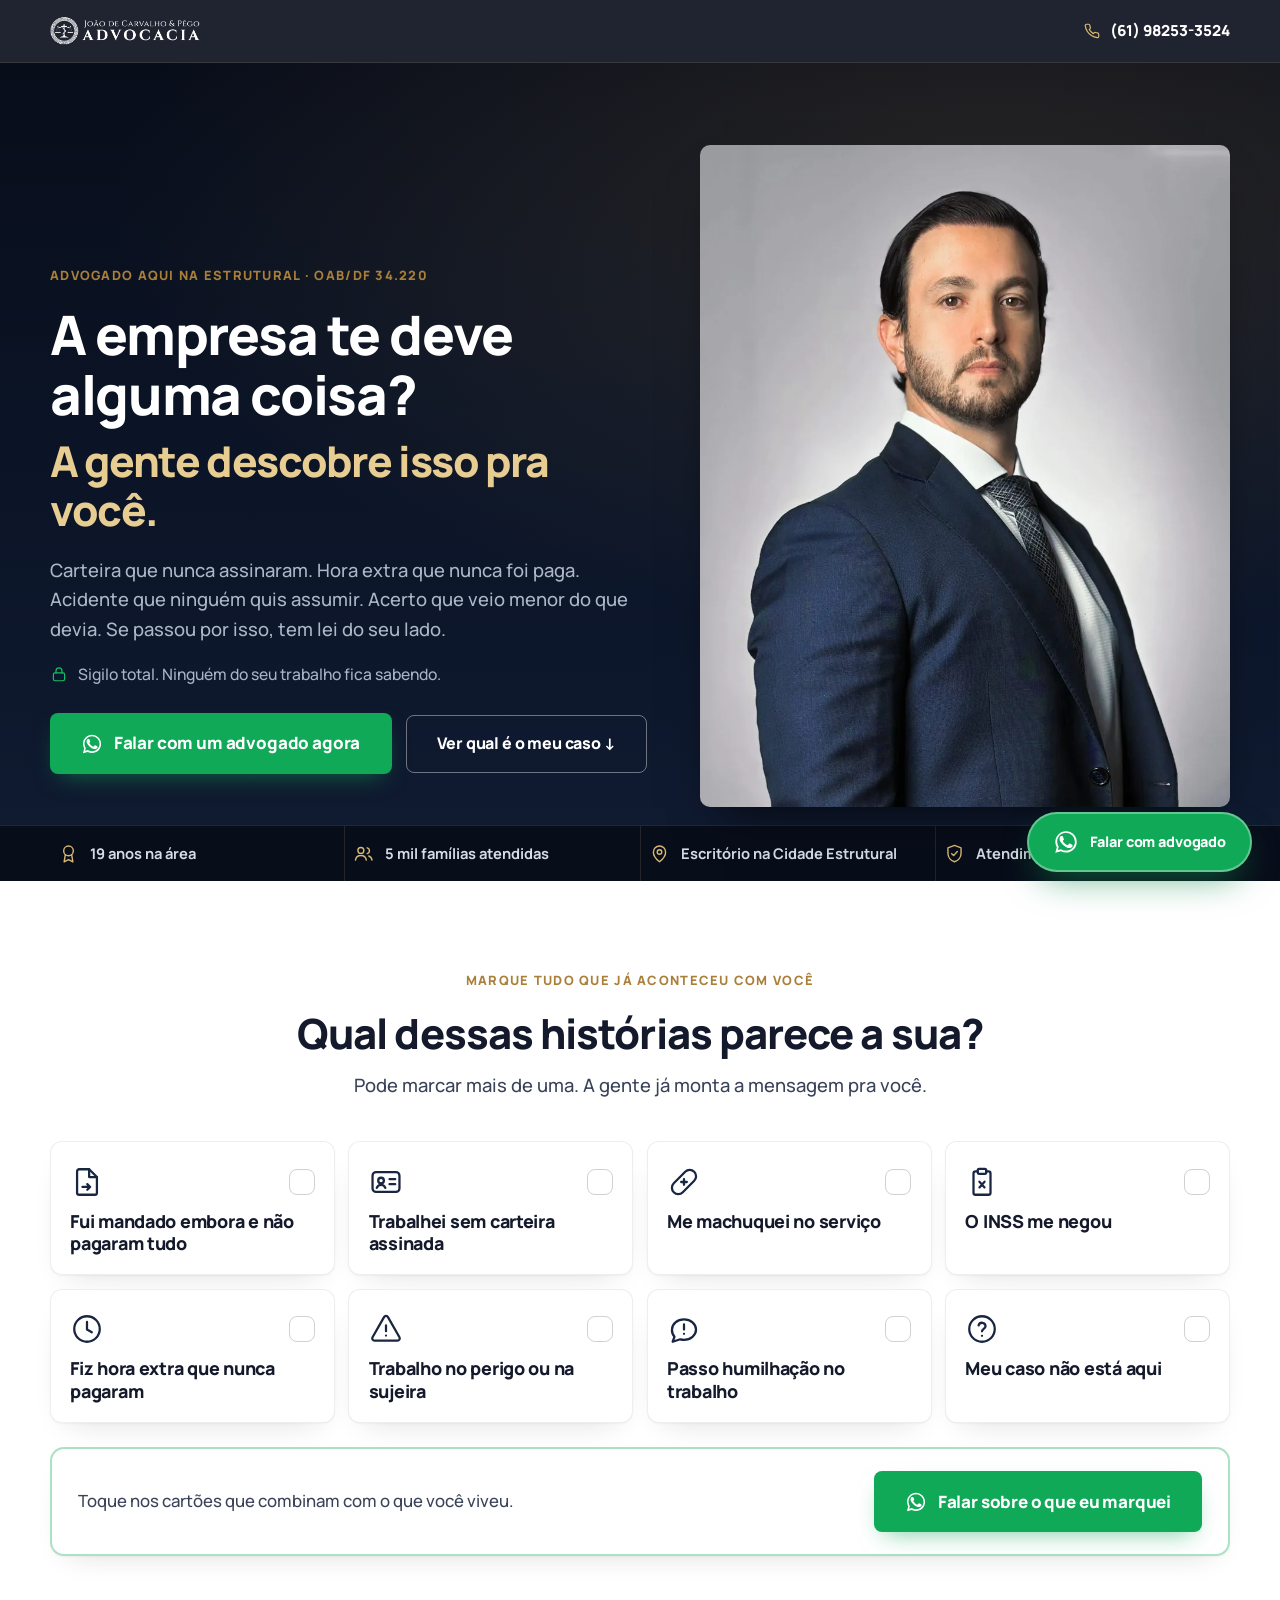
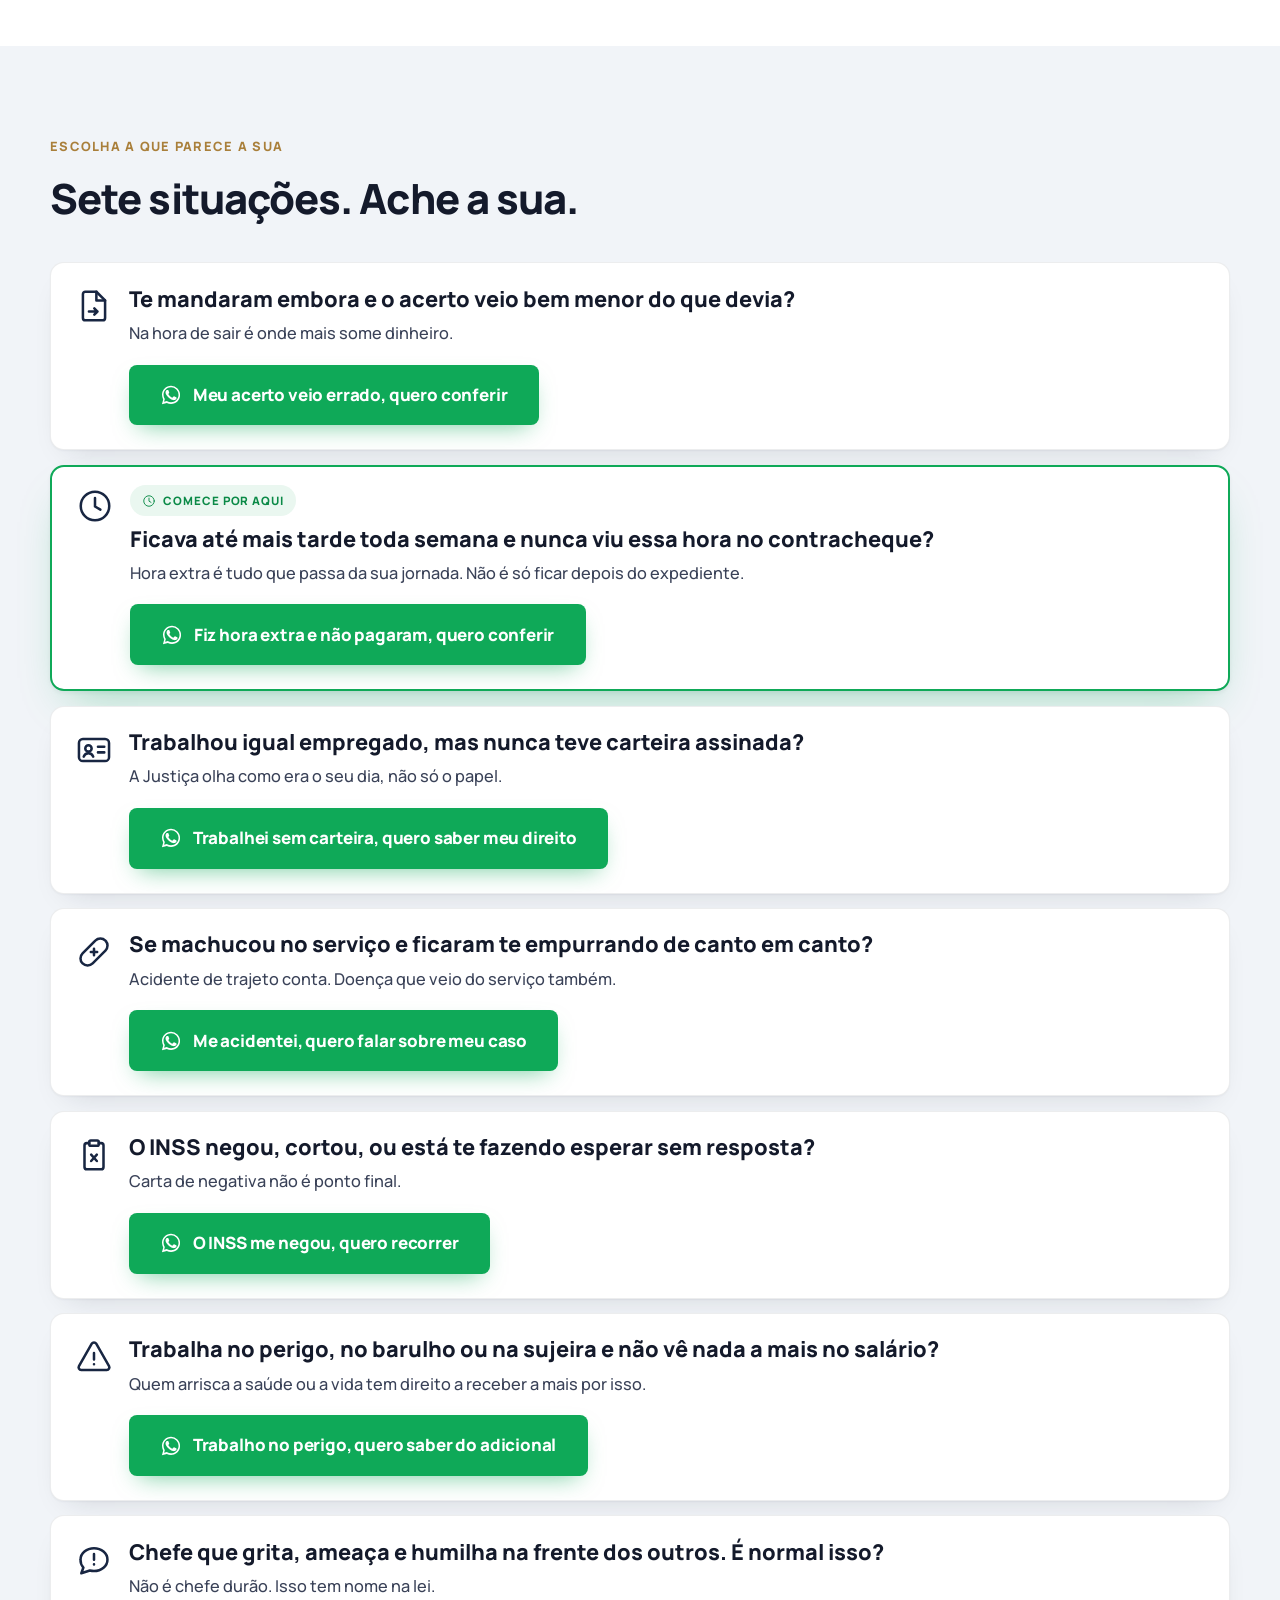
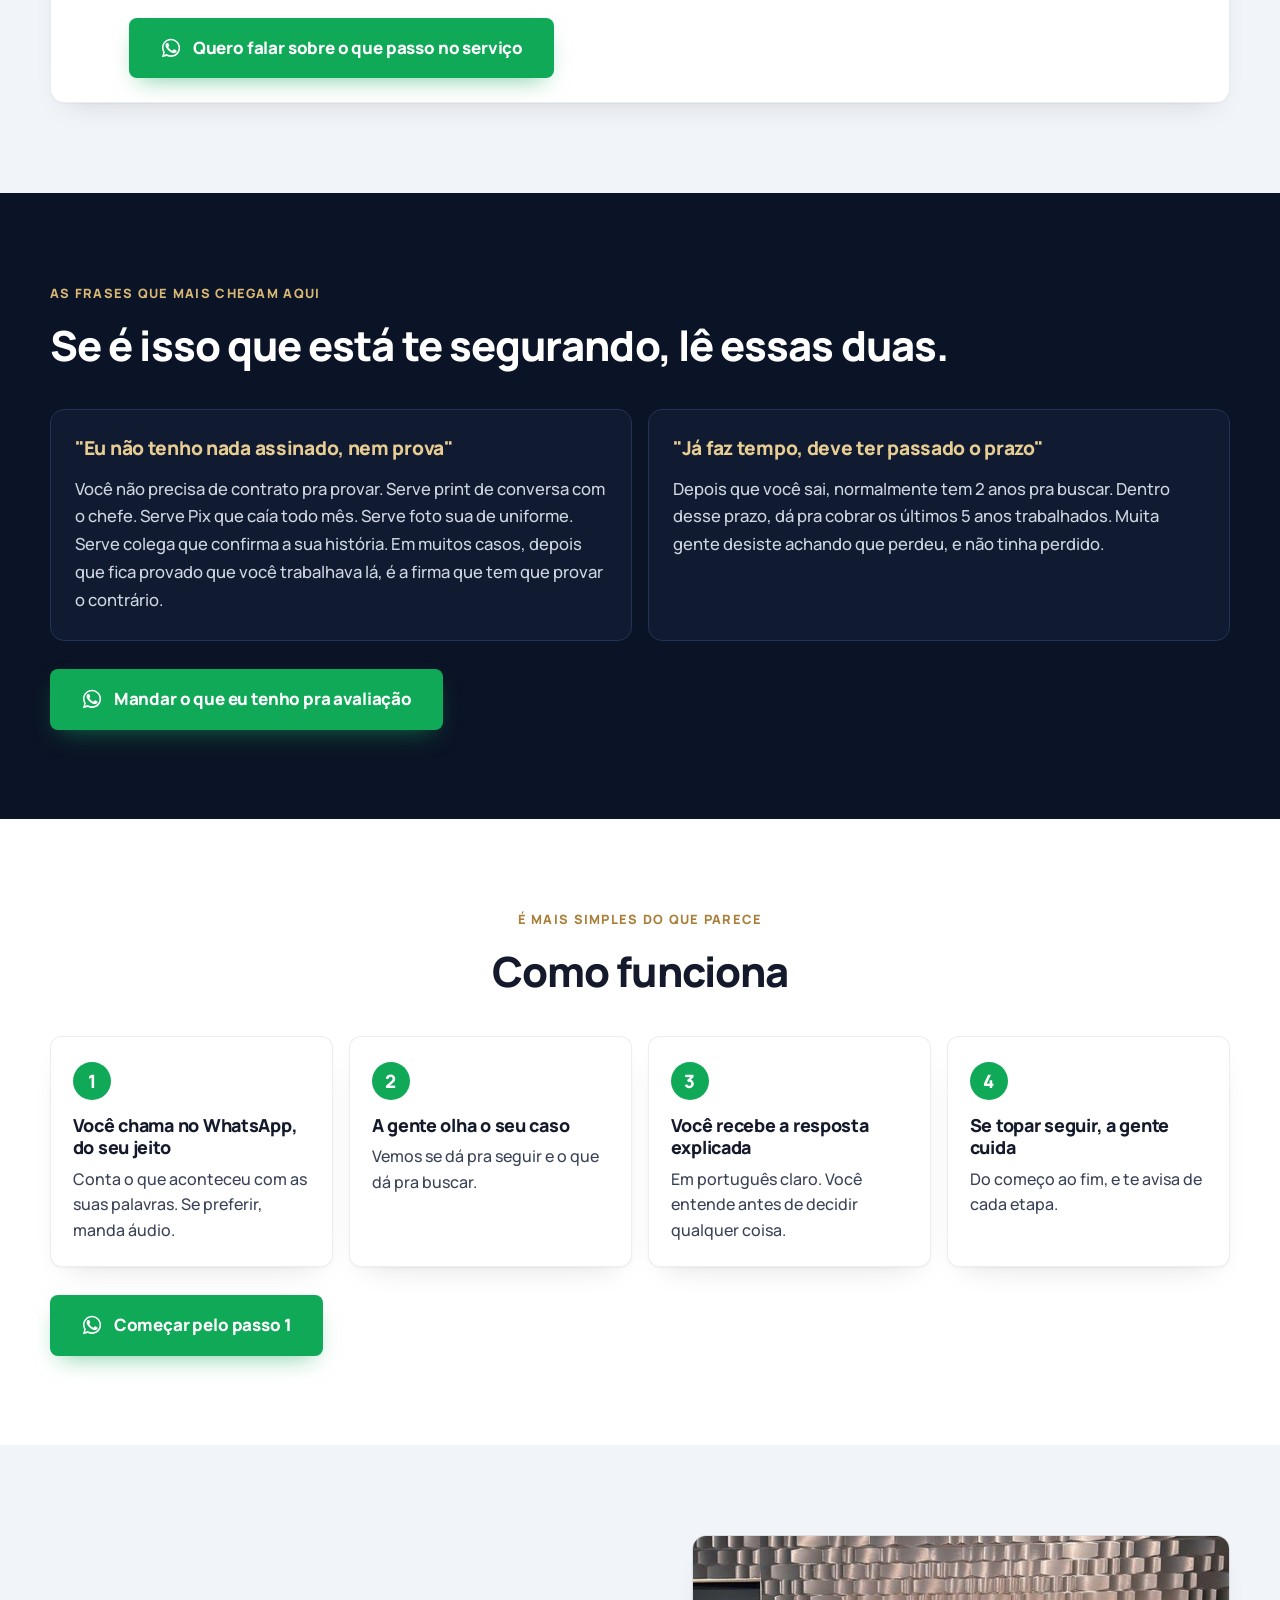
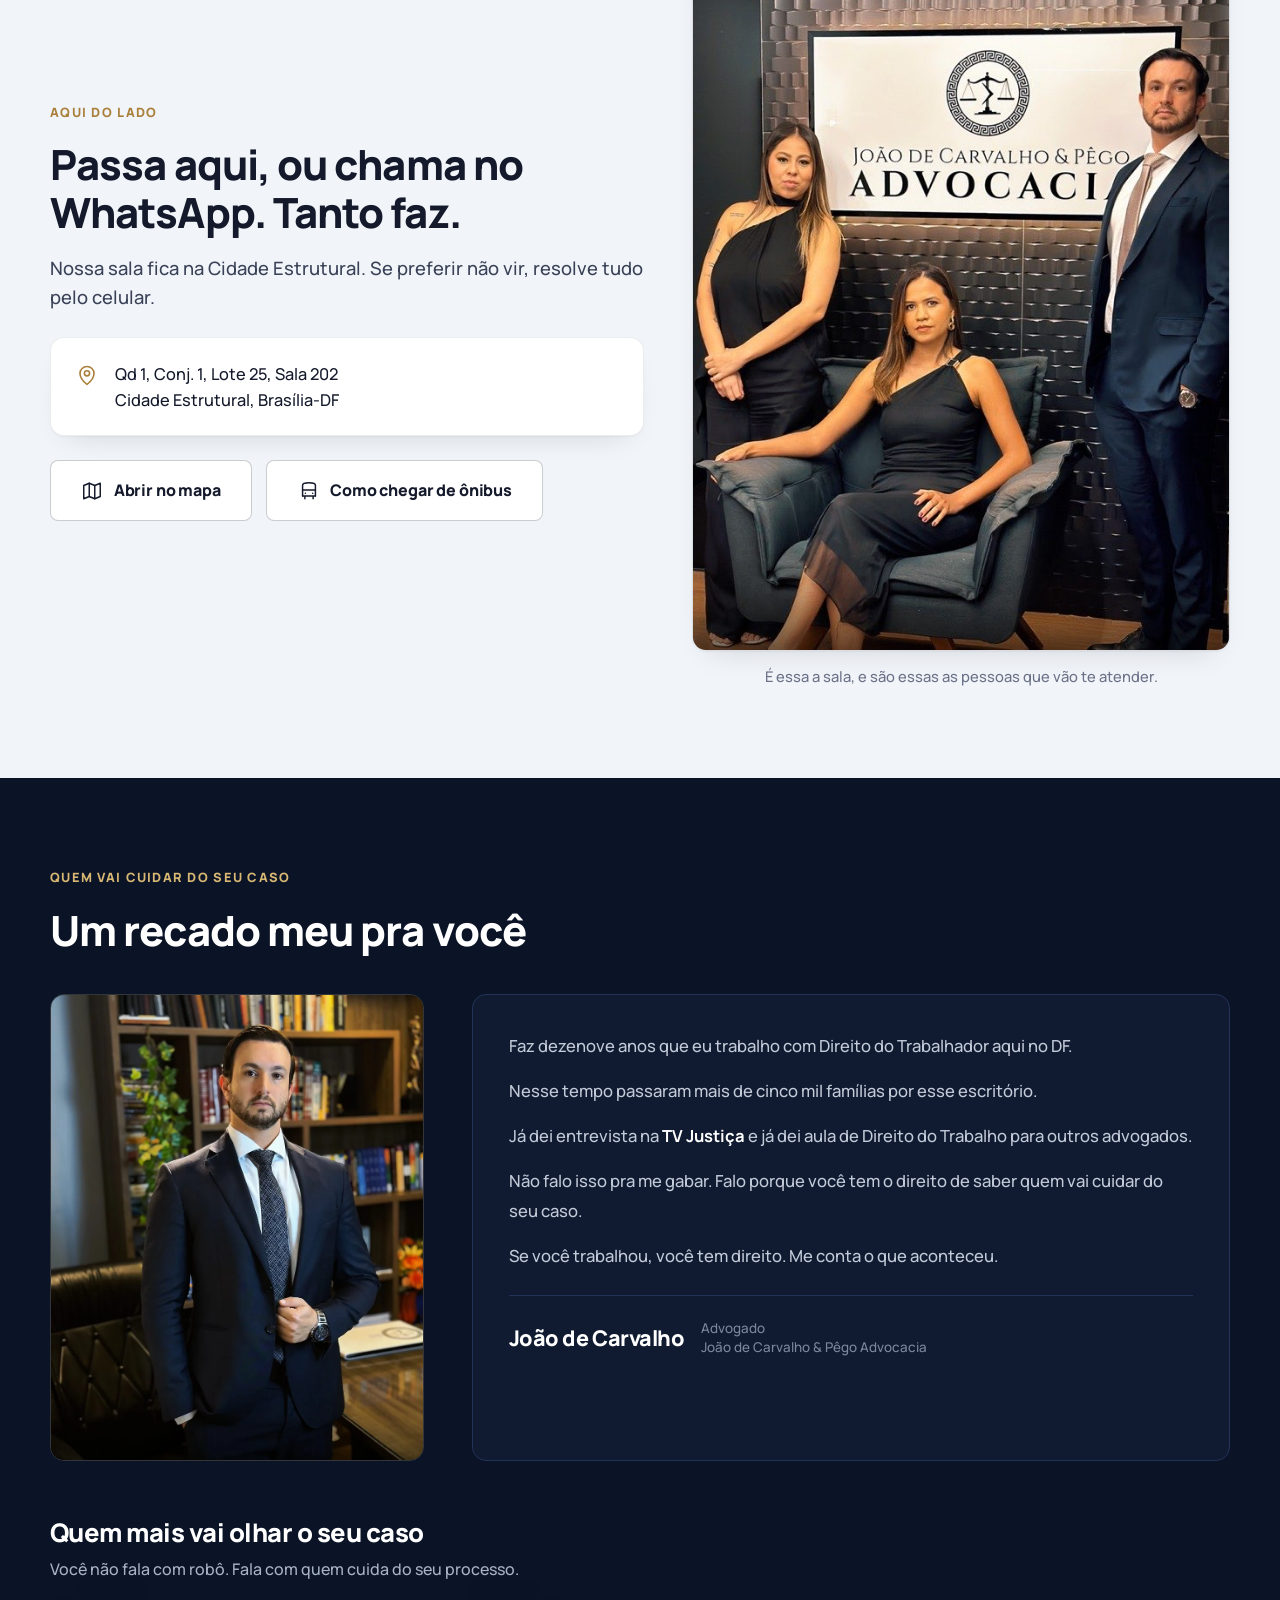
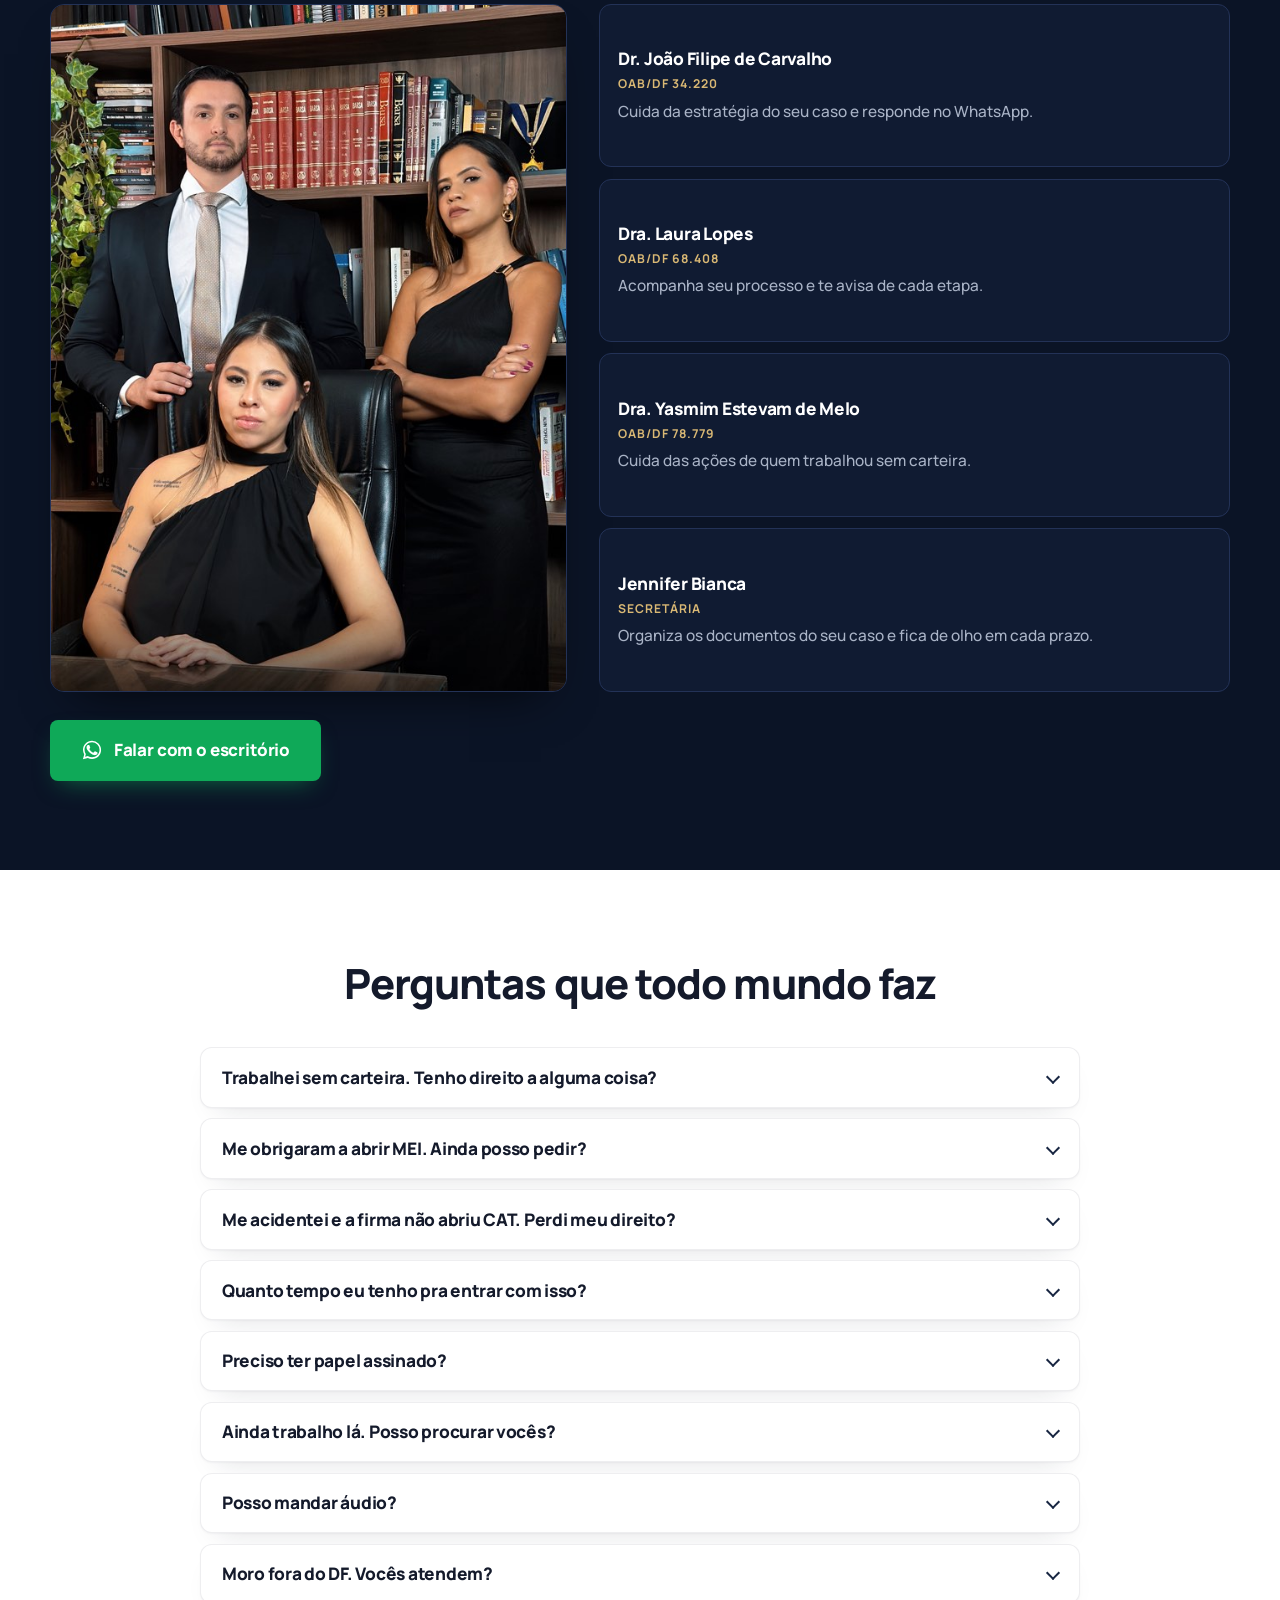
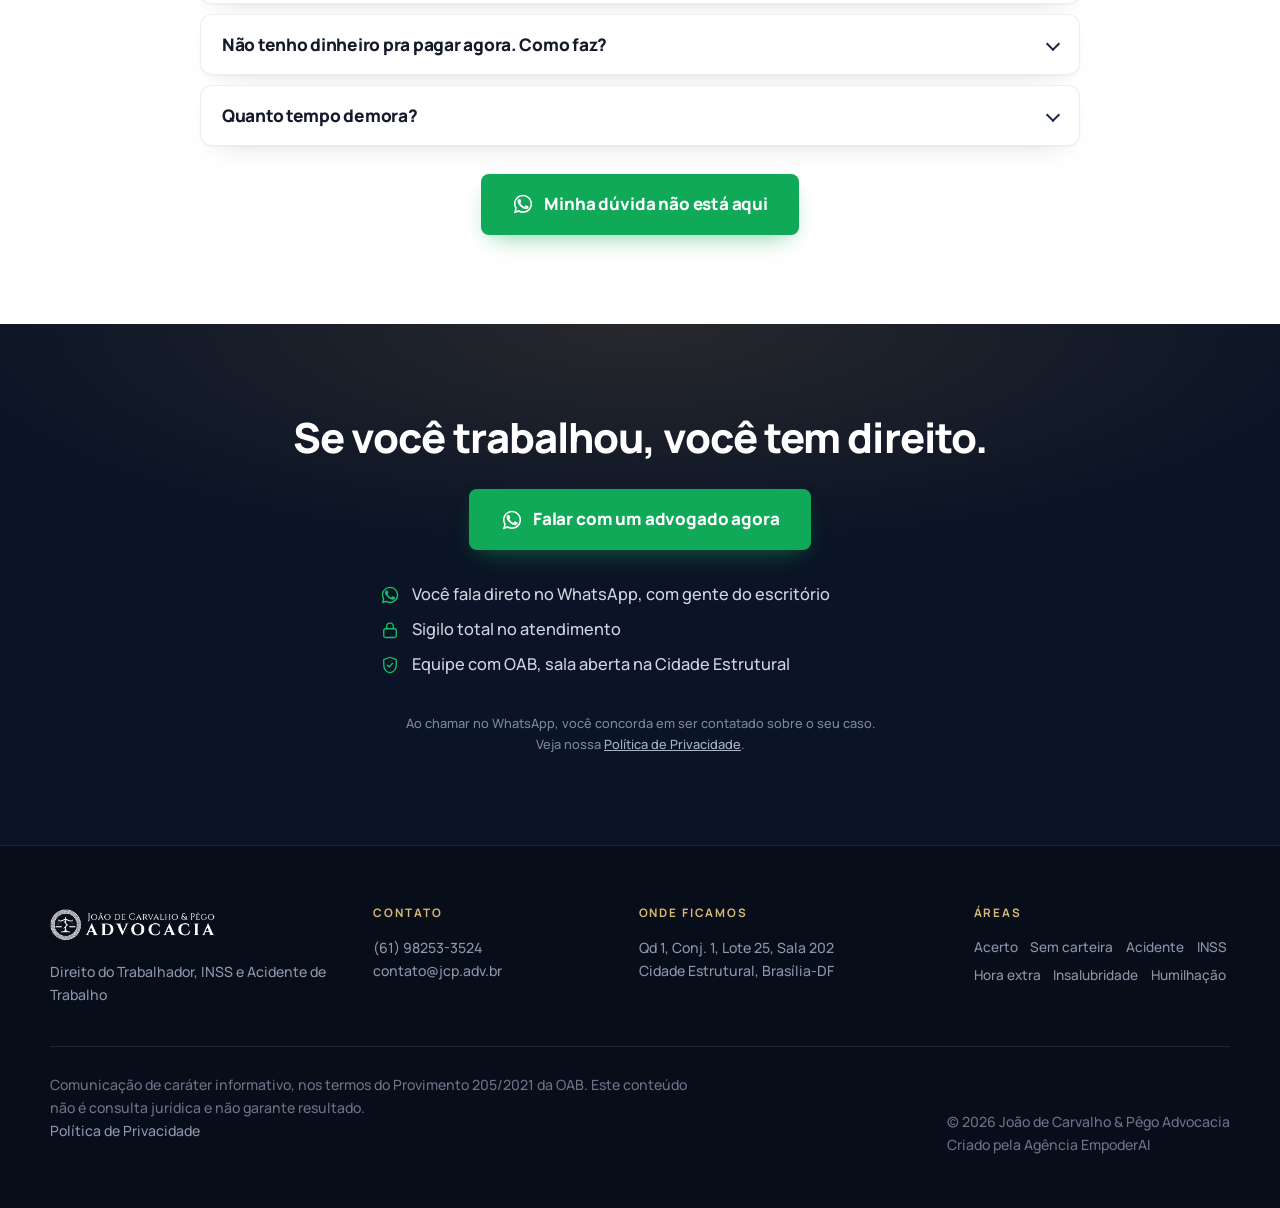
<file: index.html>
<!DOCTYPE html>
<html lang="pt-BR">
<head>
<meta charset="utf-8">
<meta name="viewport" content="width=device-width, initial-scale=1">

<!-- Google Tag Manager · conteiner do site, GTM-PVKGSRZD.
     Criado em 13/09/2026, separado do conteiner da campanha de Acidente de
     Trabalho de proposito. NAO adicionar o outro conteiner nesta pagina:
     os dois juntos contam cada clique duas vezes.
     GA4 e Pixel da Meta sao configurados dentro do GTM, nao aqui. -->
<link rel="preconnect" href="https://www.googletagmanager.com">
<script>(function(w,d,s,l,i){w[l]=w[l]||[];w[l].push({'gtm.start':
new Date().getTime(),event:'gtm.js'});var f=d.getElementsByTagName(s)[0],
j=d.createElement(s),dl=l!='dataLayer'?'&l='+l:'';j.async=true;j.src=
'https://www.googletagmanager.com/gtm.js?id='+i+dl;f.parentNode.insertBefore(j,f);
})(window,document,'script','dataLayer','GTM-PVKGSRZD');</script>
<!-- Fim do Google Tag Manager -->

<title>Advogado Trabalhista na Cidade Estrutural | JCP Advocacia</title>
<meta name="description" content="Acerto que veio errado, trabalho sem carteira, acidente no serviço, INSS negado, hora extra que não pagaram. Escritório na Cidade Estrutural. Fale no WhatsApp.">
<meta name="author" content="João de Carvalho &amp; Pêgo Advocacia">
<meta name="theme-color" content="#0B1426">
<link rel="canonical" href="https://jcp.adv.br/">

<meta property="og:type" content="website">
<meta property="og:locale" content="pt_BR">
<meta property="og:title" content="A empresa te deve alguma coisa? | JCP Advocacia">
<meta property="og:description" content="Carteira que nunca assinaram. Hora extra que nunca foi paga. Acerto que veio menor do que devia. Se passou por isso, tem lei do seu lado.">
<meta property="og:url" content="https://jcp.adv.br/">
<meta property="og:image" content="https://jcp.adv.br/assets/img/video-capa.jpg?v=12">
<meta name="twitter:card" content="summary_large_image">

<link rel="icon" href="assets/img/logo.png?v=12">
<link rel="preconnect" href="https://fonts.googleapis.com">
<link rel="preconnect" href="https://fonts.gstatic.com" crossorigin>
<link href="https://fonts.googleapis.com/css2?family=Manrope:wght@500;700;800&display=swap" rel="stylesheet">
<!-- o ?v= sobe a cada alteracao: sem ele o celular fica com o CSS velho em cache -->
<link rel="stylesheet" href="assets/css/style.css?v=17">

<script type="application/ld+json">
{
  "@context":"https://schema.org",
  "@type":"LegalService",
  "name":"João de Carvalho & Pêgo Advocacia",
  "url":"https://jcp.adv.br/",
  "description":"Escritório de advocacia em Direito do Trabalhador, INSS e Acidente de Trabalho, na Cidade Estrutural, Brasília-DF.",
  "telephone":"+5561982533524",
  "address":{
    "@type":"PostalAddress",
    "streetAddress":"Qd 1, Conj. 1, Lote 25, Sala 202",
    "addressLocality":"Cidade Estrutural, Brasília",
    "addressRegion":"DF",
    "addressCountry":"BR"
  },
  "knowsAbout":["Rescisão e acerto trabalhista","Reconhecimento de vínculo","Acidente de trabalho","INSS e benefícios","Horas extras","Insalubridade e periculosidade","Assédio moral no trabalho"]
}
</script>
</head>
<body>

<!-- Google Tag Manager (noscript) -->
<noscript><iframe src="https://www.googletagmanager.com/ns.html?id=GTM-PVKGSRZD"
height="0" width="0" style="display:none;visibility:hidden"></iframe></noscript>
<!-- Fim do Google Tag Manager (noscript) -->

<!-- ===================== ÍCONES ===================== -->
<svg style="display:none" aria-hidden="true" focusable="false">
  <symbol id="i-doc-out" viewBox="0 0 24 24" fill="none" stroke="currentColor" stroke-width="1.6" stroke-linecap="round" stroke-linejoin="round"><path d="M13.5 3H6.5A1.5 1.5 0 0 0 5 4.5v15A1.5 1.5 0 0 0 6.5 21h11a1.5 1.5 0 0 0 1.5-1.5V8.5z"/><path d="M13.5 3v5.5H19M8.8 15.5h5.4M14.2 15.5l-2-2M14.2 15.5l-2 2"/></symbol>
  <symbol id="i-card" viewBox="0 0 24 24" fill="none" stroke="currentColor" stroke-width="1.6" stroke-linecap="round" stroke-linejoin="round"><rect x="2.5" y="5" width="19" height="14" rx="2.5"/><circle cx="8.5" cy="11" r="2"/><path d="M5.5 16.2c.5-1.5 1.7-2.2 3-2.2s2.5.7 3 2.2M14.5 10h4M14.5 13.5h4"/></symbol>
  <symbol id="i-bandage" viewBox="0 0 24 24" fill="none" stroke="currentColor" stroke-width="1.6" stroke-linecap="round" stroke-linejoin="round"><rect x="1.8" y="7.5" width="20.4" height="9" rx="4.5" transform="rotate(-45 12 12)"/><path d="M12 10v4M10 12h4"/></symbol>
  <symbol id="i-clipboard-x" viewBox="0 0 24 24" fill="none" stroke="currentColor" stroke-width="1.6" stroke-linecap="round" stroke-linejoin="round"><path d="M9 4.5H7.5A1.5 1.5 0 0 0 6 6v13.5A1.5 1.5 0 0 0 7.5 21h9a1.5 1.5 0 0 0 1.5-1.5V6a1.5 1.5 0 0 0-1.5-1.5H15"/><rect x="9" y="2.8" width="6" height="3.4" rx="1"/><path d="M10.2 11.8l3.6 4M13.8 11.8l-3.6 4"/></symbol>
  <symbol id="i-clock" viewBox="0 0 24 24" fill="none" stroke="currentColor" stroke-width="1.6" stroke-linecap="round" stroke-linejoin="round"><circle cx="12" cy="12" r="9"/><path d="M12 7v5.3l3.4 2"/></symbol>
  <symbol id="i-hazard" viewBox="0 0 24 24" fill="none" stroke="currentColor" stroke-width="1.6" stroke-linecap="round" stroke-linejoin="round"><path d="M10.6 3.6 2.5 17.8A1.6 1.6 0 0 0 3.9 20.2h16.2a1.6 1.6 0 0 0 1.4-2.4L13.4 3.6a1.6 1.6 0 0 0-2.8 0z"/><path d="M12 9.5v4M12 16.6h.01"/></symbol>
  <symbol id="i-speech" viewBox="0 0 24 24" fill="none" stroke="currentColor" stroke-width="1.6" stroke-linecap="round" stroke-linejoin="round"><path d="M20.5 12.4c0 4-3.8 7.2-8.5 7.2a10 10 0 0 1-2.6-.34L4 21l1.3-3.6A6.9 6.9 0 0 1 3.5 12.4C3.5 8.4 7.3 5.2 12 5.2s8.5 3.2 8.5 7.2z"/><path d="M12 8.8v3.6M12 15.4h.01"/></symbol>
  <symbol id="i-question" viewBox="0 0 24 24" fill="none" stroke="currentColor" stroke-width="1.6" stroke-linecap="round" stroke-linejoin="round"><circle cx="12" cy="12" r="9"/><path d="M9.6 9.4a2.5 2.5 0 0 1 4.9.6c0 1.7-2.5 2.1-2.5 3.6"/><path d="M12 16.8h.01"/></symbol>
  <symbol id="i-wa" viewBox="0 0 24 24" fill="currentColor"><path d="M17.5 14.4c-.3-.15-1.75-.86-2.02-.96-.27-.1-.47-.15-.67.15-.2.3-.77.96-.94 1.16-.17.2-.35.22-.65.07-.3-.15-1.25-.46-2.39-1.47-.88-.79-1.48-1.76-1.65-2.06-.17-.3-.02-.46.13-.61.13-.13.3-.35.45-.52.15-.17.2-.3.3-.5.1-.2.05-.37-.03-.52-.07-.15-.67-1.6-.92-2.2-.24-.58-.48-.5-.67-.51h-.57c-.2 0-.52.07-.79.37-.27.3-1.04 1.01-1.04 2.47s1.06 2.87 1.21 3.07c.15.2 2.1 3.2 5.08 4.49.71.3 1.26.49 1.69.63.71.22 1.36.19 1.87.12.57-.09 1.75-.71 2-1.4.25-.69.25-1.28.17-1.4-.07-.13-.27-.2-.57-.35z"/><path d="M12.04 2C6.6 2 2.18 6.42 2.18 11.86c0 1.74.46 3.44 1.32 4.94L2.1 22l5.34-1.38a9.8 9.8 0 0 0 4.6 1.16h.01c5.43 0 9.85-4.42 9.85-9.86 0-2.63-1.02-5.1-2.88-6.96A9.78 9.78 0 0 0 12.04 2zm0 17.96h-.01a8.2 8.2 0 0 1-4.16-1.14l-.3-.18-3.09.8.82-3.01-.2-.31a8.15 8.15 0 0 1-1.25-4.36c0-4.52 3.68-8.2 8.2-8.2a8.14 8.14 0 0 1 5.79 2.4 8.13 8.13 0 0 1 2.4 5.8c0 4.53-3.68 8.2-8.2 8.2z"/></symbol>
  <symbol id="i-check" viewBox="0 0 24 24" fill="none" stroke="currentColor" stroke-width="3.2" stroke-linecap="round" stroke-linejoin="round"><path d="M4.5 12.5 9.5 17.5 19.5 6.5"/></symbol>
  <symbol id="i-award" viewBox="0 0 24 24" fill="none" stroke="currentColor" stroke-width="1.6" stroke-linecap="round" stroke-linejoin="round"><circle cx="12" cy="9" r="5.5"/><path d="M8.4 13.4 7 21.5l5-2.6 5 2.6-1.4-8.1"/></symbol>
  <symbol id="i-users" viewBox="0 0 24 24" fill="none" stroke="currentColor" stroke-width="1.6" stroke-linecap="round" stroke-linejoin="round"><circle cx="9" cy="8.5" r="3.4"/><path d="M2.8 19.5c.5-3.2 3-5.2 6.2-5.2s5.7 2 6.2 5.2"/><path d="M16.2 5.5a3.4 3.4 0 0 1 0 6.6M18 14.9c2.1.7 3.4 2.4 3.7 4.6"/></symbol>
  <symbol id="i-pin" viewBox="0 0 24 24" fill="none" stroke="currentColor" stroke-width="1.6" stroke-linecap="round" stroke-linejoin="round"><path d="M12 21.5s7-5.6 7-11a7 7 0 1 0-14 0c0 5.4 7 11 7 11z"/><circle cx="12" cy="10.3" r="2.6"/></symbol>
  <symbol id="i-badge" viewBox="0 0 24 24" fill="none" stroke="currentColor" stroke-width="1.6" stroke-linecap="round" stroke-linejoin="round"><path d="M12 2.7 4.5 5.6v6c0 4.6 3.1 8.6 7.5 9.8 4.4-1.2 7.5-5.2 7.5-9.8v-6z"/><path d="M8.8 12.2 11 14.4l4.2-4.6"/></symbol>
  <symbol id="i-lock" viewBox="0 0 24 24" fill="none" stroke="currentColor" stroke-width="1.6" stroke-linecap="round" stroke-linejoin="round"><rect x="4.5" y="10.5" width="15" height="10.5" rx="2.2"/><path d="M8 10.5V7.8a4 4 0 0 1 8 0v2.7"/></symbol>
  <symbol id="i-cc" viewBox="0 0 24 24" fill="none" stroke="currentColor" stroke-width="1.6" stroke-linecap="round" stroke-linejoin="round"><rect x="2.5" y="5" width="19" height="14" rx="2.6"/><path d="M10 10.2a2.6 2.6 0 1 0 0 3.6M17.5 10.2a2.6 2.6 0 1 0 0 3.6"/></symbol>
  <symbol id="i-photo" viewBox="0 0 24 24" fill="none" stroke="currentColor" stroke-width="1.6" stroke-linecap="round" stroke-linejoin="round"><rect x="3" y="5" width="18" height="14" rx="2.4"/><circle cx="8.6" cy="10" r="1.7"/><path d="M3.4 17.2 8.8 12l4.2 4 2.6-2.4 4.9 4.4"/></symbol>
  <symbol id="i-phone" viewBox="0 0 24 24" fill="none" stroke="currentColor" stroke-width="1.6" stroke-linecap="round" stroke-linejoin="round"><path d="M21 16.4v2.6a1.8 1.8 0 0 1-2 1.8 17.8 17.8 0 0 1-7.8-2.8 17.5 17.5 0 0 1-5.4-5.4A17.8 17.8 0 0 1 3 4.8 1.8 1.8 0 0 1 4.8 3h2.6a1.8 1.8 0 0 1 1.8 1.6c.1.9.3 1.7.6 2.5a1.8 1.8 0 0 1-.4 1.9L8.3 10.1a14 14 0 0 0 5.4 5.4l1.1-1.1a1.8 1.8 0 0 1 1.9-.4c.8.3 1.6.5 2.5.6a1.8 1.8 0 0 1 1.6 1.8z"/></symbol>
  <symbol id="i-bus" viewBox="0 0 24 24" fill="none" stroke="currentColor" stroke-width="1.6" stroke-linecap="round" stroke-linejoin="round"><path d="M5 17.5V5.8C5 4.2 8.1 3 12 3s7 1.2 7 2.8v11.7"/><path d="M5 11h14M5 17.5h14M7.5 20.5v-2M16.5 20.5v-2"/><path d="M8 14.4h.01M16 14.4h.01"/></symbol>
  <symbol id="i-map" viewBox="0 0 24 24" fill="none" stroke="currentColor" stroke-width="1.6" stroke-linecap="round" stroke-linejoin="round"><path d="M9 3.5 3 6v14.5l6-2.5 6 2.5 6-2.5V3.5l-6 2.5z"/><path d="M9 3.5V18M15 6v14.5"/></symbol>
</svg>

<!-- ===================== BLOCO 2 · BARRA DE TOPO ===================== -->
<header class="site-header">
  <div class="wrap">
    <a class="brand" href="#topo" aria-label="João de Carvalho &amp; Pêgo Advocacia">
      <img src="assets/img/logo-branca.png?v=12" alt="João de Carvalho &amp; Pêgo Advocacia" width="150" height="34">
    </a>
    <a class="fone" href="tel:+5561982533524">
      <svg aria-hidden="true"><use href="#i-phone"/></svg> (61) 98253-3524
    </a>
  </div>
</header>

<main id="topo">

<!-- ===================== BLOCO 3 · HERÓI ===================== -->
<section class="hero">
  <div class="wrap hero-grid">
    <div class="hero-copy">
      <p class="chapeu anim">Advogado aqui na Estrutural · OAB/DF 34.220</p>
      <h1 class="anim" id="hero-titulo">A empresa te deve alguma coisa?<span class="line2">A gente descobre isso pra você.</span></h1>
      <p class="lede anim" id="hero-texto">Carteira que nunca assinaram. Hora extra que nunca foi paga. Acidente que ninguém quis assumir. Acerto que veio menor do que devia. Se passou por isso, tem lei do seu lado.</p>
      <p class="hero-sigilo anim">
        <svg aria-hidden="true"><use href="#i-lock"/></svg>
        Sigilo total. Ninguém do seu trabalho fica sabendo.
      </p>
      <div class="btn-row anim">
        <a class="btn btn--wa" data-wa="generico" href="https://wa.me/5561982533524?text=Oi%21%20Vi%20o%20site%20e%20queria%20falar%20sobre%20o%20meu%20caso." target="_blank" rel="noopener">
          <svg aria-hidden="true"><use href="#i-wa"/></svg> Falar com um advogado agora
        </a>
        <a class="btn btn--ghost" href="#triador">Ver qual é o meu caso ↓</a>
      </div>
    </div>

    <figure class="hero-figure">
      <picture>
        <source srcset="assets/img/joao-hero.webp?v=12" type="image/webp">
        <img src="assets/img/joao-hero.jpg?v=12" width="900" height="1125" fetchpriority="high"
             alt="Dr. João de Carvalho, advogado responsável pelo escritório">
      </picture>
    </figure>
  </div>

  <div class="selos">
    <div class="wrap">
      <ul>
        <li><svg aria-hidden="true"><use href="#i-award"/></svg> 19 anos na área</li>
        <li><svg aria-hidden="true"><use href="#i-users"/></svg> 5 mil famílias atendidas</li>
        <li><svg aria-hidden="true"><use href="#i-pin"/></svg> Escritório na Cidade Estrutural</li>
        <li><svg aria-hidden="true"><use href="#i-badge"/></svg> Atendimento presencial e on-line</li>
      </ul>
    </div>
  </div>
</section>

<!-- ===================== BLOCO 4 · VÍDEO — FORA DO AR ===================== -->
<!--
  Bloco "Antes de ler tudo isso, escuta ele um pouco", retirado do ar em
  13 de setembro de 2026, a pedido do cliente. O vídeo que estava aqui era
  o antigo, vertical (510x854) e de resolução baixa demais.

  COMO RETOMAR: apagar esta linha de abertura do comentário e a de
  fechamento, lá embaixo, e atualizar o <source> e o poster para o arquivo
  novo. O CSS do bloco continua no style.css, seção "9. Video", e os
  arquivos seguem em assets/video/ e assets/img/video-capa.jpg.

  O QUE O VÍDEO NOVO PRECISA TER: gravação em formato wide (horizontal) e
  em boa resolução. Se o corte novo for horizontal, trocar também o
  width/height do <video> e o aspect-ratio de ".player video" no CSS, hoje
  fixados em 510/854 (vertical). Conferir se tem legenda queimada, porque
  a legenda do bloco promete "dá pra assistir sem som".
-->
<!--
<section class="bg-navy video-block" id="video">
  <div class="wrap video-grid">
    <div>
      <h2>Antes de ler tudo isso, escuta ele um pouco.</h2>
      <p class="lede" style="margin-top:1.1rem">Toque para ouvir. É menos de um minuto.</p>
    </div>

    <figure class="player-wrap">
      <div class="player">
        <video controls playsinline preload="none"
               poster="assets/img/video-capa.jpg?v=12"
               width="510" height="854"
               aria-label="Recado do advogado sobre direitos do trabalhador">
          <source src="assets/video/jcp-trabalhista.mp4?v=12" type="video/mp4">
          Seu navegador não consegue tocar este vídeo.
        </video>
      </div>
      <figcaption class="video-nota">
        <svg aria-hidden="true"><use href="#i-cc"/></svg>
        Tem legenda. Dá pra assistir sem som, no ônibus ou no serviço.
      </figcaption>
    </figure>
  </div>
</section>
-->

<!-- ===================== BLOCO 5 · TRIADOR ===================== -->
<section class="bg-paper" id="triador">
  <div class="wrap">
    <div class="sec-head sec-head--center">
      <p class="chapeu">Marque tudo que já aconteceu com você</p>
      <h2>Qual dessas histórias parece a sua?</h2>
      <p class="lede">Pode marcar mais de uma. A gente já monta a mensagem pra você.</p>
    </div>

    <form class="tri-grid" id="triador-form">
      <label class="tri-card" style="--svc:var(--svc-acerto)">
        <input type="checkbox" data-area="acerto" data-rotulo="acerto que veio errado">
        <span class="tri-topo">
          <svg class="tri-ico" aria-hidden="true"><use href="#i-doc-out"/></svg>
          <span class="tri-box"><svg aria-hidden="true"><use href="#i-check"/></svg></span>
        </span>
        <span class="tri-txt">Fui mandado embora e não pagaram tudo</span>
      </label>

      <label class="tri-card" style="--svc:var(--svc-vinculo)">
        <input type="checkbox" data-area="sem-carteira" data-rotulo="trabalho sem carteira assinada">
        <span class="tri-topo">
          <svg class="tri-ico" aria-hidden="true"><use href="#i-card"/></svg>
          <span class="tri-box"><svg aria-hidden="true"><use href="#i-check"/></svg></span>
        </span>
        <span class="tri-txt">Trabalhei sem carteira assinada</span>
      </label>

      <label class="tri-card" style="--svc:var(--svc-acidente)">
        <input type="checkbox" data-area="acidente" data-rotulo="acidente no serviço">
        <span class="tri-topo">
          <svg class="tri-ico" aria-hidden="true"><use href="#i-bandage"/></svg>
          <span class="tri-box"><svg aria-hidden="true"><use href="#i-check"/></svg></span>
        </span>
        <span class="tri-txt">Me machuquei no serviço</span>
      </label>

      <label class="tri-card" style="--svc:var(--svc-inss)">
        <input type="checkbox" data-area="inss" data-rotulo="INSS que negou">
        <span class="tri-topo">
          <svg class="tri-ico" aria-hidden="true"><use href="#i-clipboard-x"/></svg>
          <span class="tri-box"><svg aria-hidden="true"><use href="#i-check"/></svg></span>
        </span>
        <span class="tri-txt">O INSS me negou</span>
      </label>

      <label class="tri-card" style="--svc:var(--svc-hora)">
        <input type="checkbox" data-area="hora-extra" data-rotulo="hora extra que não pagaram">
        <span class="tri-topo">
          <svg class="tri-ico" aria-hidden="true"><use href="#i-clock"/></svg>
          <span class="tri-box"><svg aria-hidden="true"><use href="#i-check"/></svg></span>
        </span>
        <span class="tri-txt">Fiz hora extra que nunca pagaram</span>
      </label>

      <label class="tri-card" style="--svc:var(--svc-insalubre)">
        <input type="checkbox" data-area="insalubre" data-rotulo="trabalho no perigo ou na sujeira">
        <span class="tri-topo">
          <svg class="tri-ico" aria-hidden="true"><use href="#i-hazard"/></svg>
          <span class="tri-box"><svg aria-hidden="true"><use href="#i-check"/></svg></span>
        </span>
        <span class="tri-txt">Trabalho no perigo ou na sujeira</span>
      </label>

      <label class="tri-card" style="--svc:var(--svc-humilhacao)">
        <input type="checkbox" data-area="humilhacao" data-rotulo="humilhação no trabalho">
        <span class="tri-topo">
          <svg class="tri-ico" aria-hidden="true"><use href="#i-speech"/></svg>
          <span class="tri-box"><svg aria-hidden="true"><use href="#i-check"/></svg></span>
        </span>
        <span class="tri-txt">Passo humilhação no trabalho</span>
      </label>

      <label class="tri-card" style="--svc:var(--svc-outro)">
        <input type="checkbox" data-area="" data-rotulo="um caso que não está no site">
        <span class="tri-topo">
          <svg class="tri-ico" aria-hidden="true"><use href="#i-question"/></svg>
          <span class="tri-box"><svg aria-hidden="true"><use href="#i-check"/></svg></span>
        </span>
        <span class="tri-txt">Meu caso não está aqui</span>
      </label>
    </form>

    <div class="tri-result">
      <p class="tri-msg" id="tri-msg">Toque nos cartões que combinam com o que você viveu.</p>
      <a class="btn btn--wa" id="tri-btn" data-wa="generico" href="https://wa.me/5561982533524?text=Oi%21%20Vi%20o%20site%20e%20queria%20falar%20sobre%20o%20meu%20caso." target="_blank" rel="noopener">
        <svg aria-hidden="true"><use href="#i-wa"/></svg> Falar sobre o que eu marquei
      </a>
    </div>
  </div>
</section>

<!-- ===================== BLOCO 6 · AS SETE ÁREAS ===================== -->
<section class="bg-paper-alt" id="areas">
  <div class="wrap">
    <div class="sec-head">
      <p class="chapeu">Escolha a que parece a sua</p>
      <h2>Sete situações. Ache a sua.</h2>
    </div>

    <div class="areas">

      <!-- 6.1 ACERTO -->
      <article class="area" id="acerto" style="--svc:var(--svc-acerto)">
        <div class="area-topo">
          <svg class="area-ico" aria-hidden="true"><use href="#i-doc-out"/></svg>
          <div class="area-cab">
            <h3>Te mandaram embora e o acerto veio bem menor do que devia?</h3>
            <p class="area-frase">Na hora de sair é onde mais some dinheiro.</p>
            <div class="area-cta">
              <a class="btn btn--wa" href="https://wa.me/5561982533524?text=Oi%21%20Fui%20mandado%20embora%20e%20acho%20que%20n%C3%A3o%20pagaram%20tudo%20certo." target="_blank" rel="noopener">
                <svg aria-hidden="true"><use href="#i-wa"/></svg> Meu acerto veio errado, quero conferir
              </a>
            </div>
          </div>
        </div>
      </article>

      <!-- 6.2 HORA EXTRA · destaque pedido pelo Dr. Joao.
           Sobe para a segunda posicao e ganha moldura propria. O selo e de
           navegacao ("comece por aqui"), nunca afirmacao de volume ou de
           resultado, que o Provimento 205/2021 nao permite. -->
      <article class="area area--destaque" id="hora-extra" style="--svc:var(--svc-hora)">
        <div class="area-topo">
          <svg class="area-ico" aria-hidden="true"><use href="#i-clock"/></svg>
          <div class="area-cab">
            <span class="selo-destaque"><svg aria-hidden="true"><use href="#i-clock"/></svg> Comece por aqui</span>
            <h3>Ficava até mais tarde toda semana e nunca viu essa hora no contracheque?</h3>
            <p class="area-frase">Hora extra é tudo que passa da sua jornada. Não é só ficar depois do expediente.</p>
            <div class="area-cta">
              <a class="btn btn--wa" href="https://wa.me/5561982533524?text=Oi%21%20Fiz%20hora%20extra%20e%20nunca%20me%20pagaram.%20Queria%20uma%20avalia%C3%A7%C3%A3o." target="_blank" rel="noopener">
                <svg aria-hidden="true"><use href="#i-wa"/></svg> Fiz hora extra e não pagaram, quero conferir
              </a>
            </div>
          </div>
        </div>
      </article>

      <!-- 6.3 SEM CARTEIRA -->
      <article class="area" id="sem-carteira" style="--svc:var(--svc-vinculo)">
        <div class="area-topo">
          <svg class="area-ico" aria-hidden="true"><use href="#i-card"/></svg>
          <div class="area-cab">
            <h3>Trabalhou igual empregado, mas nunca teve carteira assinada?</h3>
            <p class="area-frase">A Justiça olha como era o seu dia, não só o papel.</p>
            <div class="area-cta">
              <a class="btn btn--wa" href="https://wa.me/5561982533524?text=Oi%21%20Trabalhei%20sem%20carteira%20assinada%20e%20queria%20saber%20se%20tenho%20direito." target="_blank" rel="noopener">
                <svg aria-hidden="true"><use href="#i-wa"/></svg> Trabalhei sem carteira, quero saber meu direito
              </a>
            </div>
          </div>
        </div>
      </article>

      <!-- 6.4 ACIDENTE -->
      <article class="area" id="acidente" style="--svc:var(--svc-acidente)">
        <div class="area-topo">
          <svg class="area-ico" aria-hidden="true"><use href="#i-bandage"/></svg>
          <div class="area-cab">
            <h3>Se machucou no serviço e ficaram te empurrando de canto em canto?</h3>
            <p class="area-frase">Acidente de trajeto conta. Doença que veio do serviço também.</p>
            <div class="area-cta">
              <a class="btn btn--wa" href="https://wa.me/5561982533524?text=Oi%21%20Me%20acidentei%20no%20trabalho%20e%20queria%20falar%20sobre%20o%20meu%20caso." target="_blank" rel="noopener">
                <svg aria-hidden="true"><use href="#i-wa"/></svg> Me acidentei, quero falar sobre meu caso
              </a>
            </div>
          </div>
        </div>
      </article>

      <!-- 6.5 INSS -->
      <article class="area" id="inss" style="--svc:var(--svc-inss)">
        <div class="area-topo">
          <svg class="area-ico" aria-hidden="true"><use href="#i-clipboard-x"/></svg>
          <div class="area-cab">
            <h3>O INSS negou, cortou, ou está te fazendo esperar sem resposta?</h3>
            <p class="area-frase">Carta de negativa não é ponto final.</p>
            <div class="area-cta">
              <a class="btn btn--wa" href="https://wa.me/5561982533524?text=Oi%21%20O%20INSS%20negou%20meu%20pedido%20e%20queria%20saber%20o%20que%20d%C3%A1%20pra%20fazer." target="_blank" rel="noopener">
                <svg aria-hidden="true"><use href="#i-wa"/></svg> O INSS me negou, quero recorrer
              </a>
            </div>
          </div>
        </div>
      </article>

      <!-- 6.6 INSALUBRE -->
      <article class="area" id="insalubre" style="--svc:var(--svc-insalubre)">
        <div class="area-topo">
          <svg class="area-ico" aria-hidden="true"><use href="#i-hazard"/></svg>
          <div class="area-cab">
            <h3>Trabalha no perigo, no barulho ou na sujeira e não vê nada a mais no salário?</h3>
            <p class="area-frase">Quem arrisca a saúde ou a vida tem direito a receber a mais por isso.</p>
            <div class="area-cta">
              <a class="btn btn--wa" href="https://wa.me/5561982533524?text=Oi%21%20Trabalho%20em%20lugar%20perigoso%20e%20n%C3%A3o%20recebo%20nada%20a%20mais." target="_blank" rel="noopener">
                <svg aria-hidden="true"><use href="#i-wa"/></svg> Trabalho no perigo, quero saber do adicional
              </a>
            </div>
          </div>
        </div>
      </article>

      <!-- 6.7 HUMILHAÇÃO -->
      <article class="area" id="humilhacao" style="--svc:var(--svc-humilhacao)">
        <div class="area-topo">
          <svg class="area-ico" aria-hidden="true"><use href="#i-speech"/></svg>
          <div class="area-cab">
            <h3>Chefe que grita, ameaça e humilha na frente dos outros. É normal isso?</h3>
            <p class="area-frase">Não é chefe durão. Isso tem nome na lei.</p>
            <div class="area-cta">
              <a class="btn btn--wa" href="https://wa.me/5561982533524?text=Oi%21%20Passo%20humilha%C3%A7%C3%A3o%20no%20meu%20servi%C3%A7o%20e%20queria%20orienta%C3%A7%C3%A3o." target="_blank" rel="noopener">
                <svg aria-hidden="true"><use href="#i-wa"/></svg> Quero falar sobre o que passo no serviço
              </a>
            </div>
          </div>
        </div>
      </article>

    </div>
  </div>
</section>

<!-- ===================== BLOCO 7 · AS COISAS QUE TRAVAM ===================== -->
<section class="bg-navy" id="travas">
  <div class="wrap">
    <div class="sec-head">
      <p class="chapeu">As frases que mais chegam aqui</p>
      <h2>Se é isso que está te segurando, lê essas duas.</h2>
    </div>

    <div class="travas">
      <article class="trava">
        <h3>"Eu não tenho nada assinado, nem prova"</h3>
        <p>Você não precisa de contrato pra provar. Serve print de conversa com o chefe. Serve Pix que caía todo mês. Serve foto sua de uniforme. Serve colega que confirma a sua história. Em muitos casos, depois que fica provado que você trabalhava lá, é a firma que tem que provar o contrário.</p>
      </article>
      <article class="trava">
        <h3>"Já faz tempo, deve ter passado o prazo"</h3>
        <p>Depois que você sai, normalmente tem 2&nbsp;anos pra buscar. Dentro desse prazo, dá pra cobrar os últimos 5&nbsp;anos trabalhados. Muita gente desiste achando que perdeu, e não tinha perdido.</p>
      </article>
    </div>

    <div class="cta-foot">
      <a class="btn btn--wa" href="https://wa.me/5561982533524?text=Oi%21%20Tenho%20umas%20coisas%20guardadas%20e%20queria%20mandar%20pra%20avalia%C3%A7%C3%A3o." target="_blank" rel="noopener">
        <svg aria-hidden="true"><use href="#i-wa"/></svg> Mandar o que eu tenho pra avaliação
      </a>
    </div>
  </div>
</section>

<!-- ===================== BLOCO 8 · COMO FUNCIONA ===================== -->
<section class="bg-paper" id="como-funciona">
  <div class="wrap">
    <div class="sec-head sec-head--center">
      <p class="chapeu">É mais simples do que parece</p>
      <h2>Como funciona</h2>
    </div>

    <div class="steps">
      <article class="step">
        <h3>Você chama no WhatsApp, do seu jeito</h3>
        <p>Conta o que aconteceu com as suas palavras. Se preferir, manda áudio.</p>
      </article>
      <article class="step">
        <h3>A gente olha o seu caso</h3>
        <p>Vemos se dá pra seguir e o que dá pra buscar.</p>
      </article>
      <article class="step">
        <h3>Você recebe a resposta explicada</h3>
        <p>Em português claro. Você entende antes de decidir qualquer coisa.</p>
      </article>
      <article class="step">
        <h3>Se topar seguir, a gente cuida</h3>
        <p>Do começo ao fim, e te avisa de cada etapa.</p>
      </article>
    </div>

    <div class="cta-foot">
      <a class="btn btn--wa" href="https://wa.me/5561982533524?text=Oi%21%20Quero%20come%C3%A7ar.%20Vou%20contar%20o%20que%20aconteceu." target="_blank" rel="noopener">
        <svg aria-hidden="true"><use href="#i-wa"/></svg> Começar pelo passo 1
      </a>
    </div>
  </div>
</section>

<!-- ===================== BLOCO 9 · ONDE A GENTE FICA ===================== -->
<section class="bg-paper-alt" id="onde">
  <div class="wrap onde">
    <div>
      <p class="chapeu">Aqui do lado</p>
      <h2>Passa aqui, ou chama no WhatsApp. Tanto faz.</h2>
      <p class="lede" style="margin-top:1.1rem">Nossa sala fica na Cidade Estrutural. Se preferir não vir, resolve tudo pelo celular.</p>

      <div class="endereco">
        <svg aria-hidden="true"><use href="#i-pin"/></svg>
        <p>Qd 1, Conj. 1, Lote 25, Sala 202<br>Cidade Estrutural, Brasília-DF</p>
      </div>

      <!-- HORÁRIO DE ATENDIMENTO: falta confirmar com o cliente. -->

      <div class="btn-row">
        <a class="btn btn--ghost" href="https://www.google.com/maps/search/?api=1&amp;query=Qd%201%2C%20Conj.%201%2C%20Lote%2025%2C%20Cidade%20Estrutural%2C%20Bras%C3%ADlia-DF" target="_blank" rel="noopener">
          <svg aria-hidden="true"><use href="#i-map"/></svg> Abrir no mapa
        </a>
        <a class="btn btn--ghost" href="https://www.google.com/maps/dir/?api=1&amp;destination=Qd%201%2C%20Conj.%201%2C%20Lote%2025%2C%20Cidade%20Estrutural%2C%20Bras%C3%ADlia-DF&amp;travelmode=transit" target="_blank" rel="noopener">
          <svg aria-hidden="true"><use href="#i-bus"/></svg> Como chegar de ônibus
        </a>
      </div>
    </div>

    <div>
      <!-- FOTO · a recepcao com o letreiro, como o morador ve ao chegar. -->
      <figure class="onde-foto">
        <img src="assets/img/escritorio-sala.jpg?v=14" width="615" height="820" loading="lazy"
             alt="Recepção do escritório na Cidade Estrutural, com a equipe na frente do letreiro">
      </figure>
      <p class="onde-legenda">É essa a sala, e são essas as pessoas que vão te atender.</p>
    </div>
  </div>
</section>

<!-- ===================== BLOCO 10 · RECADO E EQUIPE ===================== -->
<section class="bg-navy" id="quem-somos">
  <div class="wrap">
    <div class="sec-head">
      <p class="chapeu">Quem vai cuidar do seu caso</p>
      <h2>Um recado meu pra você</h2>
    </div>

    <div class="recado">
      <figure style="margin:0">
        <picture>
          <source srcset="assets/img/joao-escritorio.webp?v=12" type="image/webp">
          <img src="assets/img/joao-escritorio.jpg?v=12" width="900" height="1125" loading="lazy"
               alt="Dr. João de Carvalho no escritório, na Cidade Estrutural">
        </picture>
      </figure>

      <div class="carta">
        <p>Faz dezenove anos que eu trabalho com Direito do Trabalhador aqui no DF.</p>
        <p>Nesse tempo passaram mais de cinco mil famílias por esse escritório.</p>
        <p>Já dei entrevista na <strong>TV Justiça</strong> e já dei aula de Direito do Trabalho para outros advogados.</p>
        <p>Não falo isso pra me gabar. Falo porque você tem o direito de saber quem vai cuidar do seu caso.</p>
        <p>Se você trabalhou, você tem direito. Me conta o que aconteceu.</p>

        <div class="assinatura">
          <span class="nome">João de Carvalho</span>
          <span class="cargo">Advogado<br>João de Carvalho &amp; Pêgo Advocacia</span>
        </div>
      </div>
    </div>

    <!-- EQUIPE · pedido do cliente: a pagina mostra o time, com nome e OAB.
         Foto de setembro de 2026, os tres juntos no escritorio. Substituiu os
         quatro retratos avulsos: fotos tiradas em contextos diferentes liam
         como pessoas soltas, nao como um time.
         A lista acompanha o quadro atual do escritorio: atualizar aqui quando
         entrar ou sair alguem da equipe, advogado ou nao.
         ATENCAO: a foto mostra tres pessoas e a lista tem quatro. A Jennifer
         Bianca entrou em 13/09/2026 e nao estava na sessao de fotos. Quando
         houver foto nova com ela, trocar a imagem e o alt. -->
    <div class="equipe-head">
      <h3>Quem mais vai olhar o seu caso</h3>
      <p>Você não fala com robô. Fala com quem cuida do seu processo.</p>
    </div>

    <div class="time">
      <figure class="time-foto">
        <img src="assets/img/equipe-time.jpg?v=15" width="615" height="820" loading="lazy"
             alt="Dr. João de Carvalho e as advogadas do escritório, na Cidade Estrutural">
      </figure>

      <ul class="time-lista">
        <li>
          <span class="membro-nome">Dr. João Filipe de Carvalho</span>
          <span class="membro-oab">OAB/DF 34.220</span>
          <p class="membro-faz">Cuida da estratégia do seu caso e responde no WhatsApp.</p>
        </li>
        <li>
          <span class="membro-nome">Dra. Laura Lopes</span>
          <span class="membro-oab">OAB/DF 68.408</span>
          <p class="membro-faz">Acompanha seu processo e te avisa de cada etapa.</p>
        </li>
        <li>
          <span class="membro-nome">Dra. Yasmim Estevam de Melo</span>
          <span class="membro-oab">OAB/DF 78.779</span>
          <p class="membro-faz">Cuida das ações de quem trabalhou sem carteira.</p>
        </li>
        <li>
          <!-- Nao e advogada: no lugar da OAB vai a funcao, em classe propria.
               Sem "Dra." no nome, de proposito.
               E a mesma pessoa do defeito de 10/09, confirmado pelo cliente em
               13/09: o nome dela estava num cartao de advogada, com a OAB da
               Dra. Laura Lopes ao lado. Nunca foi OAB faltando, era nome
               trocado. Aqui o cartao e o dela, com a funcao certa. -->
          <span class="membro-nome">Jennifer Bianca</span>
          <span class="membro-papel">Secretária</span>
          <p class="membro-faz">Organiza os documentos do seu caso e fica de olho em cada prazo.</p>
        </li>
      </ul>
    </div>

    <div class="cta-foot">
      <a class="btn btn--wa" href="https://wa.me/5561982533524?text=Oi%21%20Queria%20falar%20com%20o%20escrit%C3%B3rio%20sobre%20o%20meu%20caso." target="_blank" rel="noopener">
        <svg aria-hidden="true"><use href="#i-wa"/></svg> Falar com o escritório
      </a>
    </div>
  </div>
</section>

<!-- ===================== BLOCO 11 · FAQ ===================== -->
<section class="bg-paper" id="duvidas">
  <div class="wrap wrap--narrow">
    <div class="sec-head sec-head--center">
      <h2>Perguntas que todo mundo faz</h2>
    </div>

    <div class="faq">
      <details>
        <summary>Trabalhei sem carteira. Tenho direito a alguma coisa?</summary>
        <div class="answer">Pode ter. Se você tinha horário e chefe mandando, dá pra buscar o reconhecimento e o que vem junto.</div>
      </details>
      <details>
        <summary>Me obrigaram a abrir MEI. Ainda posso pedir?</summary>
        <div class="answer">Pode. Esse tipo de contrato está sendo discutido, mas seu caso pode ser analisado do mesmo jeito.</div>
      </details>
      <details>
        <summary>Me acidentei e a firma não abriu CAT. Perdi meu direito?</summary>
        <div class="answer">Não. Você, o médico, o sindicato ou a família podem abrir. E a falta da CAT pode pesar contra a firma.</div>
      </details>
      <details>
        <summary>Quanto tempo eu tenho pra entrar com isso?</summary>
        <div class="answer">Até 2 anos depois de sair. Dentro desse prazo, dá pra cobrar os últimos 5 anos trabalhados.</div>
      </details>
      <details>
        <summary>Preciso ter papel assinado?</summary>
        <div class="answer">Não necessariamente. Print, Pix, atestado ou colega que confirma já ajudam bastante.</div>
      </details>
      <details>
        <summary>Ainda trabalho lá. Posso procurar vocês?</summary>
        <div class="answer">Pode. A conversa é sigilosa. Você decide o que fazer depois de entender.</div>
      </details>
      <details>
        <summary>Posso mandar áudio?</summary>
        <div class="answer">Pode sim. Se for mais fácil pra você falar do que escrever, manda áudio.</div>
      </details>
      <details>
        <summary>Moro fora do DF. Vocês atendem?</summary>
        <div class="answer">Atendemos. Dá pra resolver tudo pelo celular, sem você viajar.</div>
      </details>
      <details>
        <summary>Não tenho dinheiro pra pagar agora. Como faz?</summary>
        <div class="answer">As condições são combinadas na primeira conversa, sem letra miúda.</div>
      </details>
      <details>
        <summary>Quanto tempo demora?</summary>
        <div class="answer">Depende do caso e da vara. Na primeira conversa a gente te dá uma noção realista.</div>
      </details>
      <!-- FALTAM DUAS PERGUNTAS, dependem do cliente:
           "Posso ir no escritório sem marcar?" e
           "Vocês atendem quem já tem processo com outro advogado?" -->
    </div>

    <div class="cta-foot" style="justify-content:center">
      <a class="btn btn--wa" href="https://wa.me/5561982533524?text=Oi%21%20Minha%20d%C3%BAvida%20n%C3%A3o%20est%C3%A1%20no%20site.%20Pode%20me%20ajudar%3F" target="_blank" rel="noopener">
        <svg aria-hidden="true"><use href="#i-wa"/></svg> Minha dúvida não está aqui
      </a>
    </div>
  </div>
</section>

<!-- ===================== BLOCO 12 · ÚLTIMO PASSO ===================== -->
<section class="bg-navy final" id="contato">
  <div class="wrap wrap--narrow">
    <h2>Se você trabalhou, você tem direito.</h2>

    <a class="btn btn--wa" id="final-btn" data-wa="generico" href="https://wa.me/5561982533524?text=Oi%21%20Vi%20o%20site%20e%20queria%20falar%20sobre%20o%20meu%20caso." target="_blank" rel="noopener">
      <svg aria-hidden="true"><use href="#i-wa"/></svg> Falar com um advogado agora
    </a>

    <ul class="garantias">
      <li><svg aria-hidden="true"><use href="#i-wa"/></svg> Você fala direto no WhatsApp, com gente do escritório</li>
      <li><svg aria-hidden="true"><use href="#i-lock"/></svg> Sigilo total no atendimento</li>
      <li><svg aria-hidden="true"><use href="#i-badge"/></svg> Equipe com OAB, sala aberta na Cidade Estrutural</li>
    </ul>

    <p class="aviso">Ao chamar no WhatsApp, você concorda em ser contatado sobre o seu caso. Veja nossa <a href="politica-de-privacidade.html">Política de Privacidade</a>.</p>
  </div>
</section>

</main>

<!-- ===================== BLOCO 13 · RODAPÉ ===================== -->
<footer class="site-footer">
  <div class="wrap">
    <div class="footer-grid">
      <div class="foot-brand">
        <img src="assets/img/logo-branca.png?v=12" alt="João de Carvalho &amp; Pêgo Advocacia" width="165" height="38" loading="lazy">
        <p>Direito do Trabalhador, INSS e Acidente de Trabalho</p>
      </div>

      <div>
        <h4>Contato</h4>
        <ul>
          <li><a href="https://wa.me/5561982533524?text=Oi%21%20Vi%20o%20site%20e%20queria%20falar%20sobre%20o%20meu%20caso." target="_blank" rel="noopener">(61) 98253-3524</a></li>
          <!-- PENDENTE: o alias contato@jcp.adv.br ainda nao existe. Ele e
               criado no cPanel do servidor de e-mail atual (68.66.226.89),
               NAO na zona de DNS: o MX ja aponta para la. Enquanto nao
               existir, este endereco e a Politica de Privacidade apontam
               para uma caixa que nao recebe. Ver documentacao/04-pendencias.md. -->
          <li><a href="mailto:contato@jcp.adv.br">contato@jcp.adv.br</a></li>
        </ul>
      </div>

      <div>
        <h4>Onde ficamos</h4>
        <ul>
          <li>Qd 1, Conj. 1, Lote 25, Sala 202<br>Cidade Estrutural, Brasília-DF</li>
        </ul>
      </div>

      <div>
        <h4>Áreas</h4>
        <nav class="foot-areas" aria-label="Áreas de atuação">
          <a href="#acerto">Acerto</a>
          <a href="#sem-carteira">Sem carteira</a>
          <a href="#acidente">Acidente</a>
          <a href="#inss">INSS</a>
          <a href="#hora-extra">Hora extra</a>
          <a href="#insalubre">Insalubridade</a>
          <a href="#humilhacao">Humilhação</a>
        </nav>
      </div>
    </div>

    <div class="foot-legal">
      <p>Comunicação de caráter informativo, nos termos do Provimento 205/2021 da OAB. Este conteúdo não é consulta jurídica e não garante resultado.<br><a href="politica-de-privacidade.html">Política de Privacidade</a></p>
      <p>© 2026 João de Carvalho &amp; Pêgo Advocacia<br>Criado pela Agência EmpoderAI</p>
    </div>
  </div>
</footer>

<!-- ===================== BLOCO 1 · BARRA FIXA DE WHATSAPP ===================== -->
<a class="wa-bar" id="wa-bar" data-wa="generico"
   href="https://wa.me/5561982533524?text=Oi%21%20Vi%20o%20site%20e%20queria%20falar%20sobre%20o%20meu%20caso."
   target="_blank" rel="noopener" aria-label="Falar com advogado no WhatsApp">
  <svg aria-hidden="true"><use href="#i-wa"/></svg><span class="wa-bar__txt">Falar com advogado</span>
</a>

<!-- ===================== ORIGEM E CODIGO DE REFERENCIA =====================
     Guarda de onde a pessoa veio (gclid e utm) e gera um codigo curto que
     viaja no texto do WhatsApp, como [ref A1B2C3]. E esse codigo que amarra
     a conversa no aparelho do escritorio ao clique que trouxe a pessoa.

     Este trecho so captura e expoe. Quem carimba o codigo nos botoes e o
     main.js, dentro de link(): quatro botoes tem o href reescrito em tempo
     de execucao e carimbar aqui perderia a marca justamente neles.

     Roda antes do main.js: script inline comum vem antes de qualquer defer.
     ========================================================================= -->
<script>
(function () {
  'use strict';

  /* localStorage lanca em aba anonima e com armazenamento bloqueado */
  var guardar = function (k, v) { try { localStorage.setItem(k, v); } catch (e) {} };
  var ler = function (k) { try { return localStorage.getItem(k); } catch (e) { return null; } };
  var apagar = function (k) { try { localStorage.removeItem(k); } catch (e) {} };

  var CHAVES = ['gclid', 'gbraid', 'wbraid', 'utm_source', 'utm_medium',
                'utm_campaign', 'utm_content', 'utm_term'];
  var SEIS_MESES = 182 * 24 * 60 * 60 * 1000;
  var i;

  /* Um relogio so para tudo que fica guardado, porque a politica promete
     um prazo so: seis meses. Contados da primeira visita, nao renovados a
     cada uma — renovar faria o prazo nunca vencer para quem volta sempre.
     Vencido, limpa tudo e a proxima visita comeca do zero. */
  var desde = parseInt(ler('jcp_desde'), 10);
  if (desde && (Date.now() - desde) > SEIS_MESES) {
    apagar('jcp_ref');
    apagar('jcp_desde');
    for (i = 0; i < CHAVES.length; i++) apagar('jcp_' + CHAVES[i]);
    desde = null;
  }

  /* navegador antigo sem URLSearchParams: segue sem a origem, mas com o ref */
  try {
    var p = new URLSearchParams(location.search);
    for (i = 0; i < CHAVES.length; i++) {
      var valor = p.get(CHAVES[i]);
      if (valor) guardar('jcp_' + CHAVES[i], valor);
    }
  } catch (e) {}

  var ref = ler('jcp_ref');
  if (!ref) {
    ref = (Date.now().toString(36) + Math.random().toString(36).slice(2, 5)).toUpperCase();
    guardar('jcp_ref', ref);
  }
  if (!desde) guardar('jcp_desde', String(Date.now()));

  window.jcpRef = ref;
  window.jcpGclid = ler('jcp_gclid') || '';
})();
</script>

<script src="assets/js/main.js?v=20" defer></script>
</body>
</html>
</file>
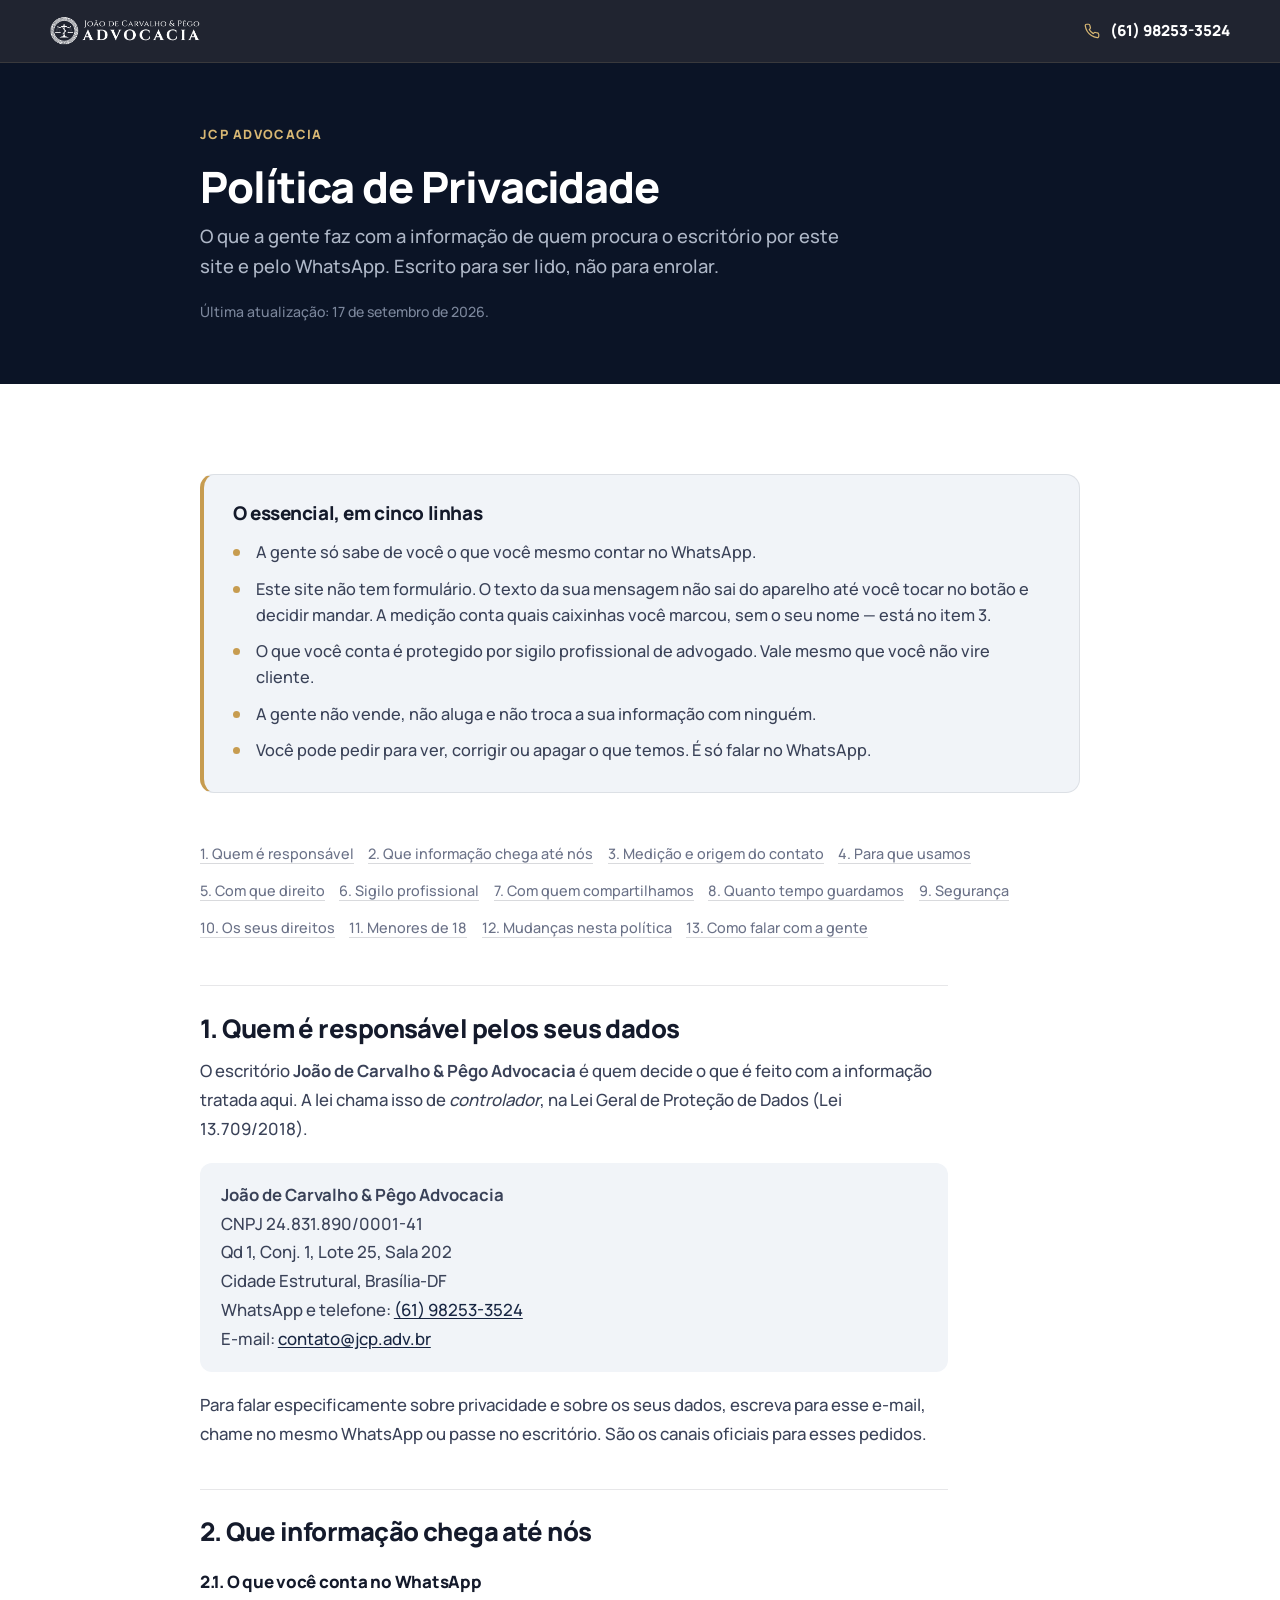
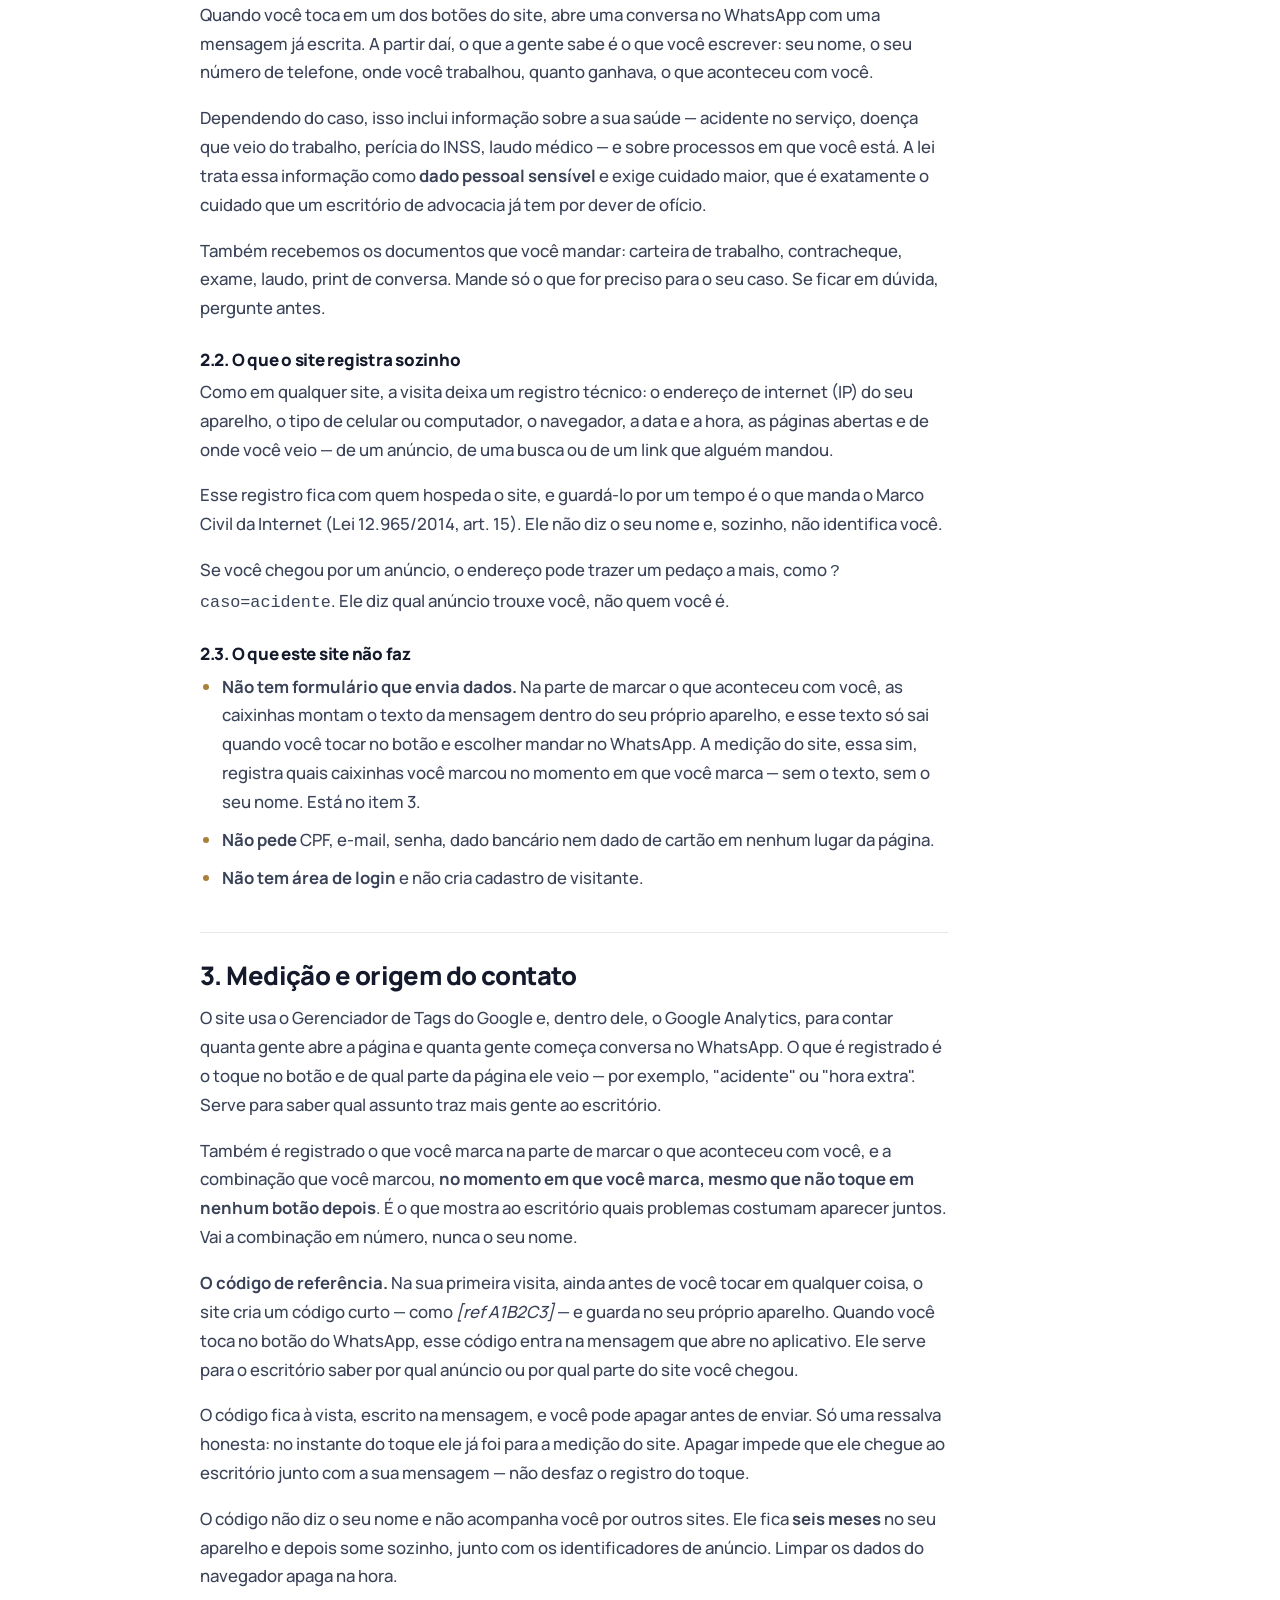
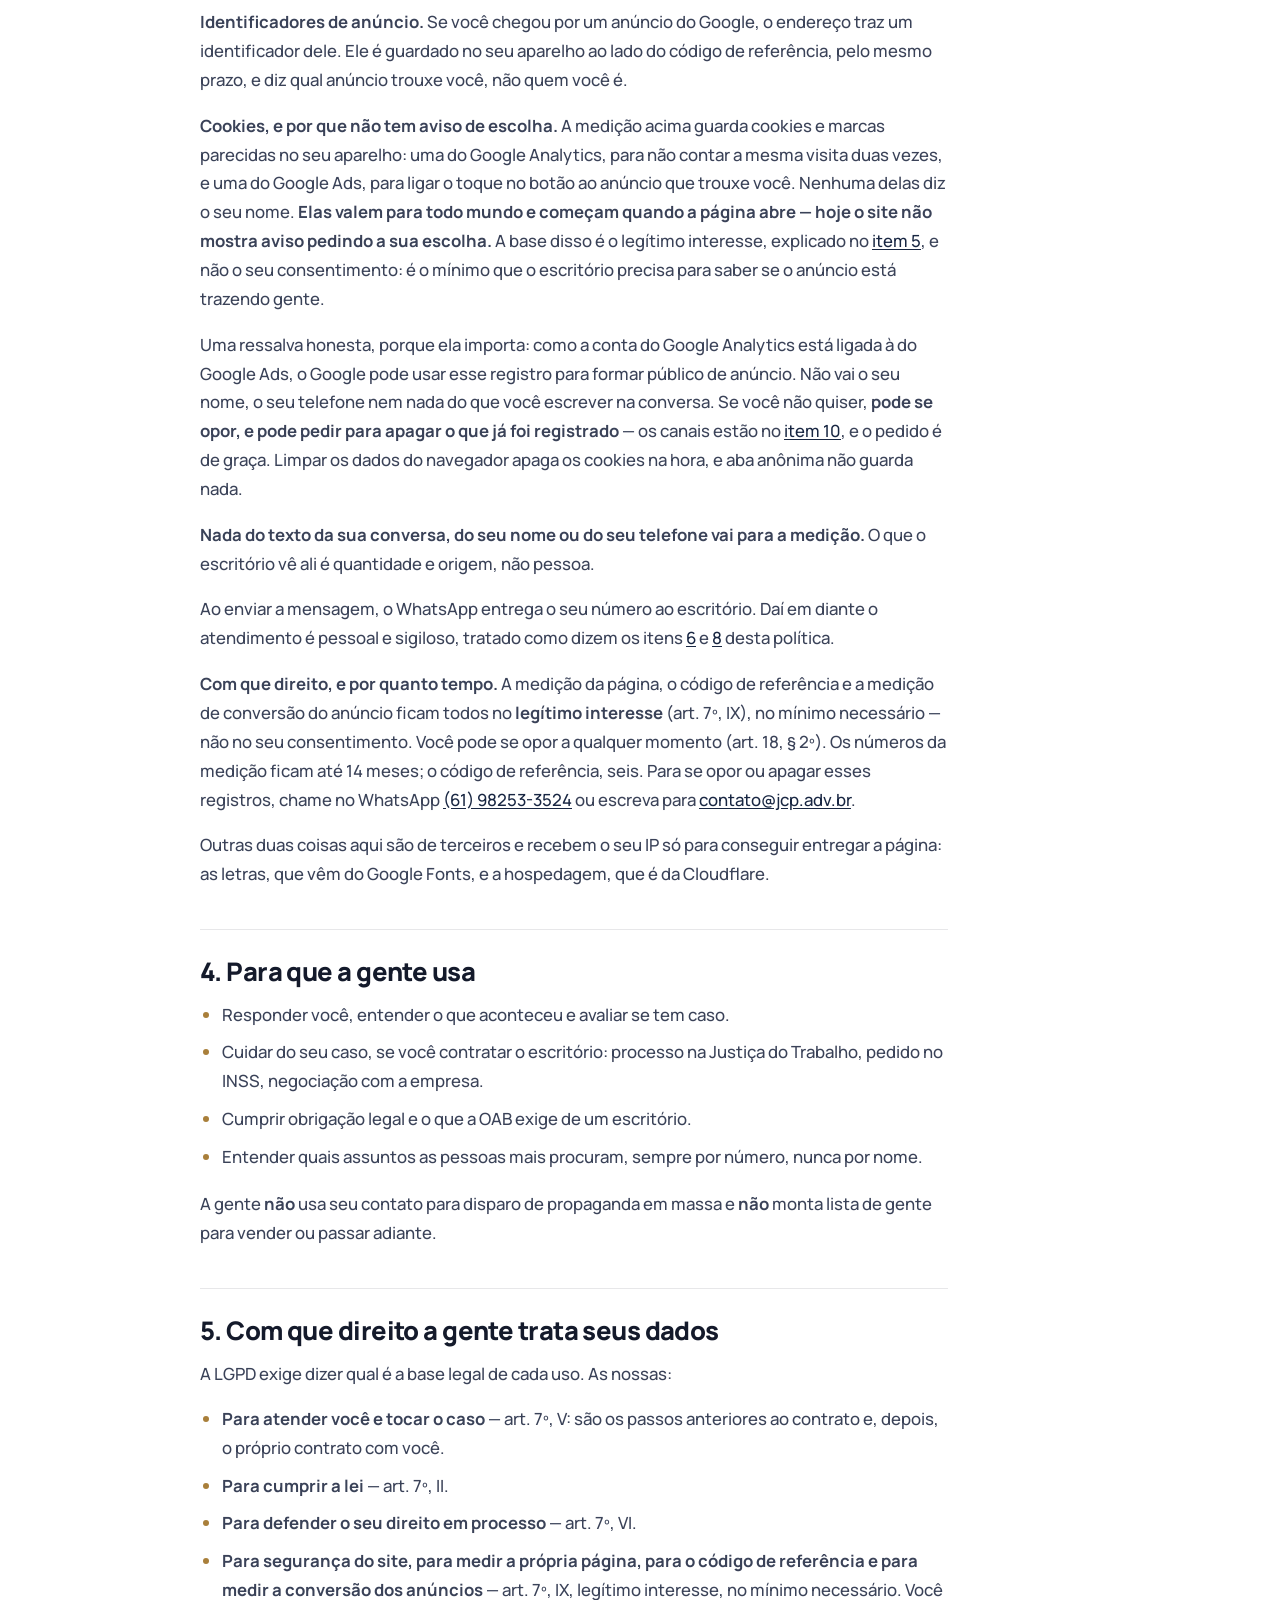
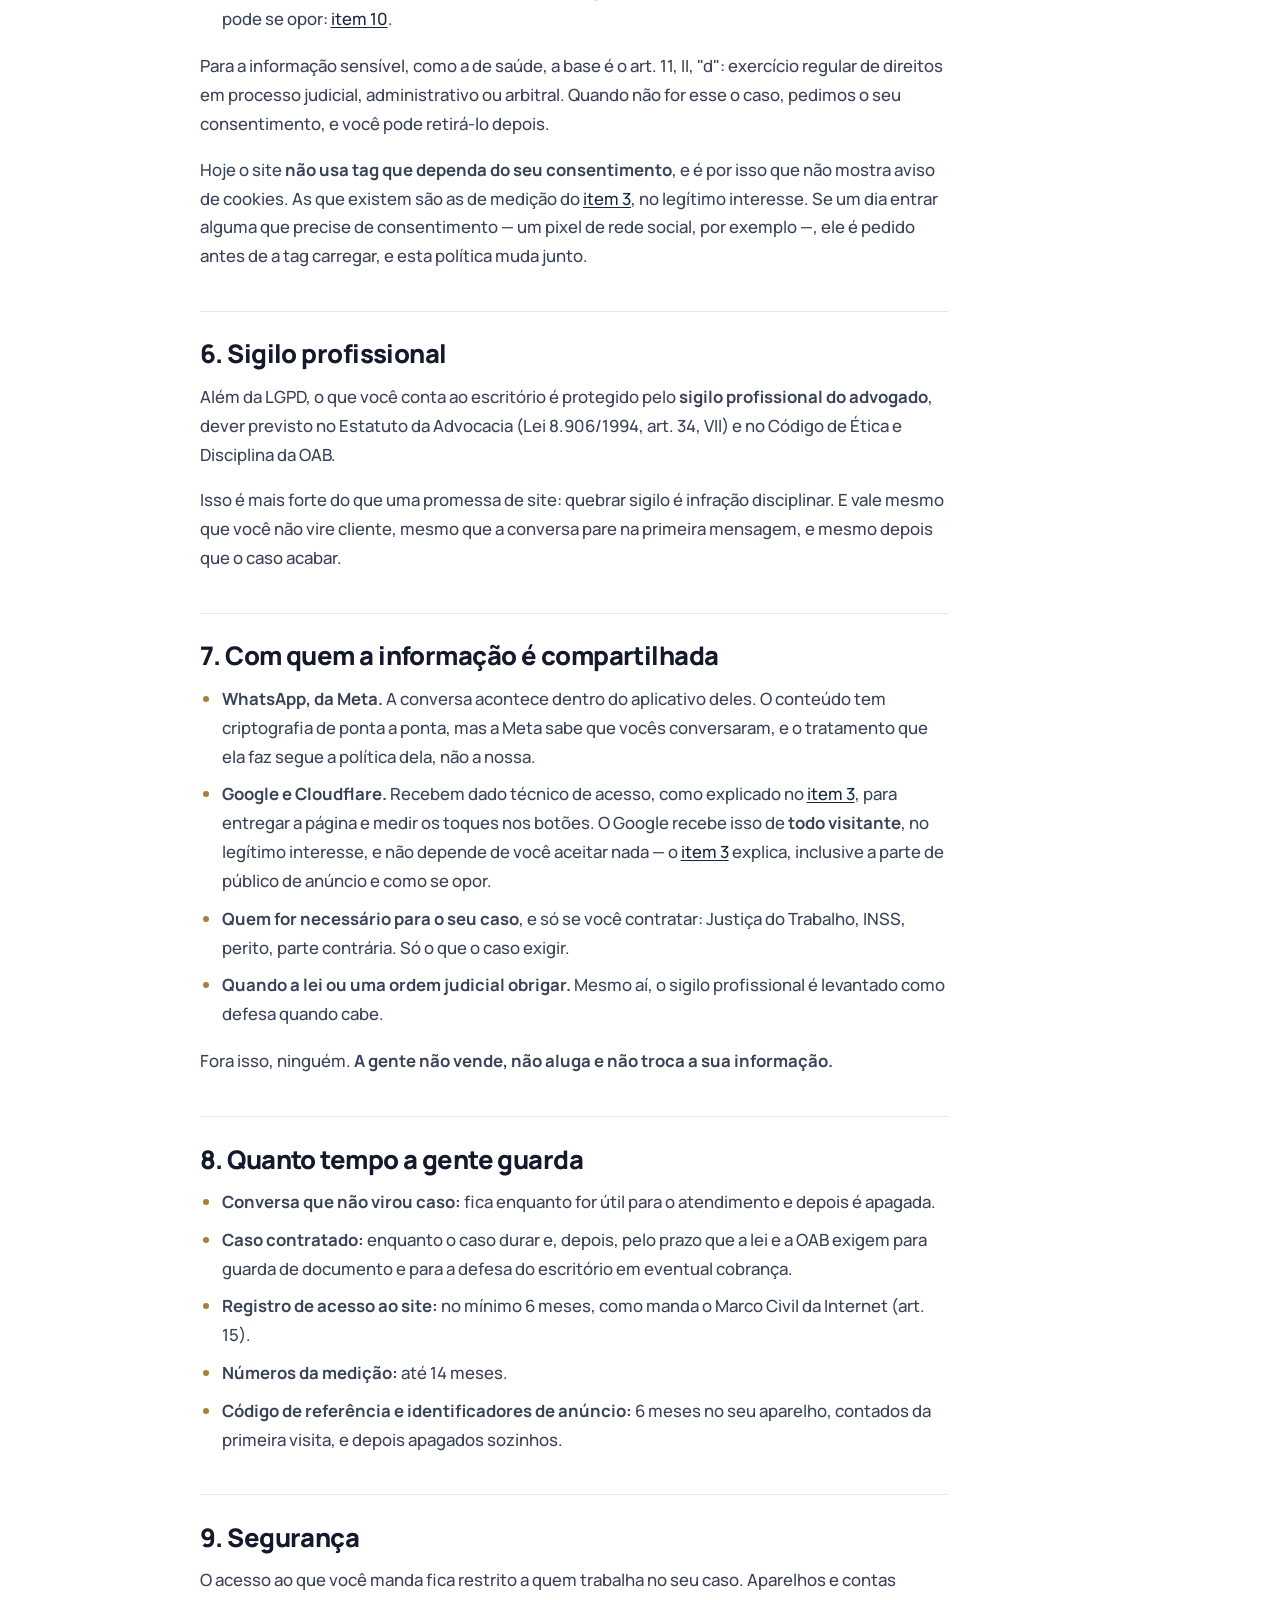
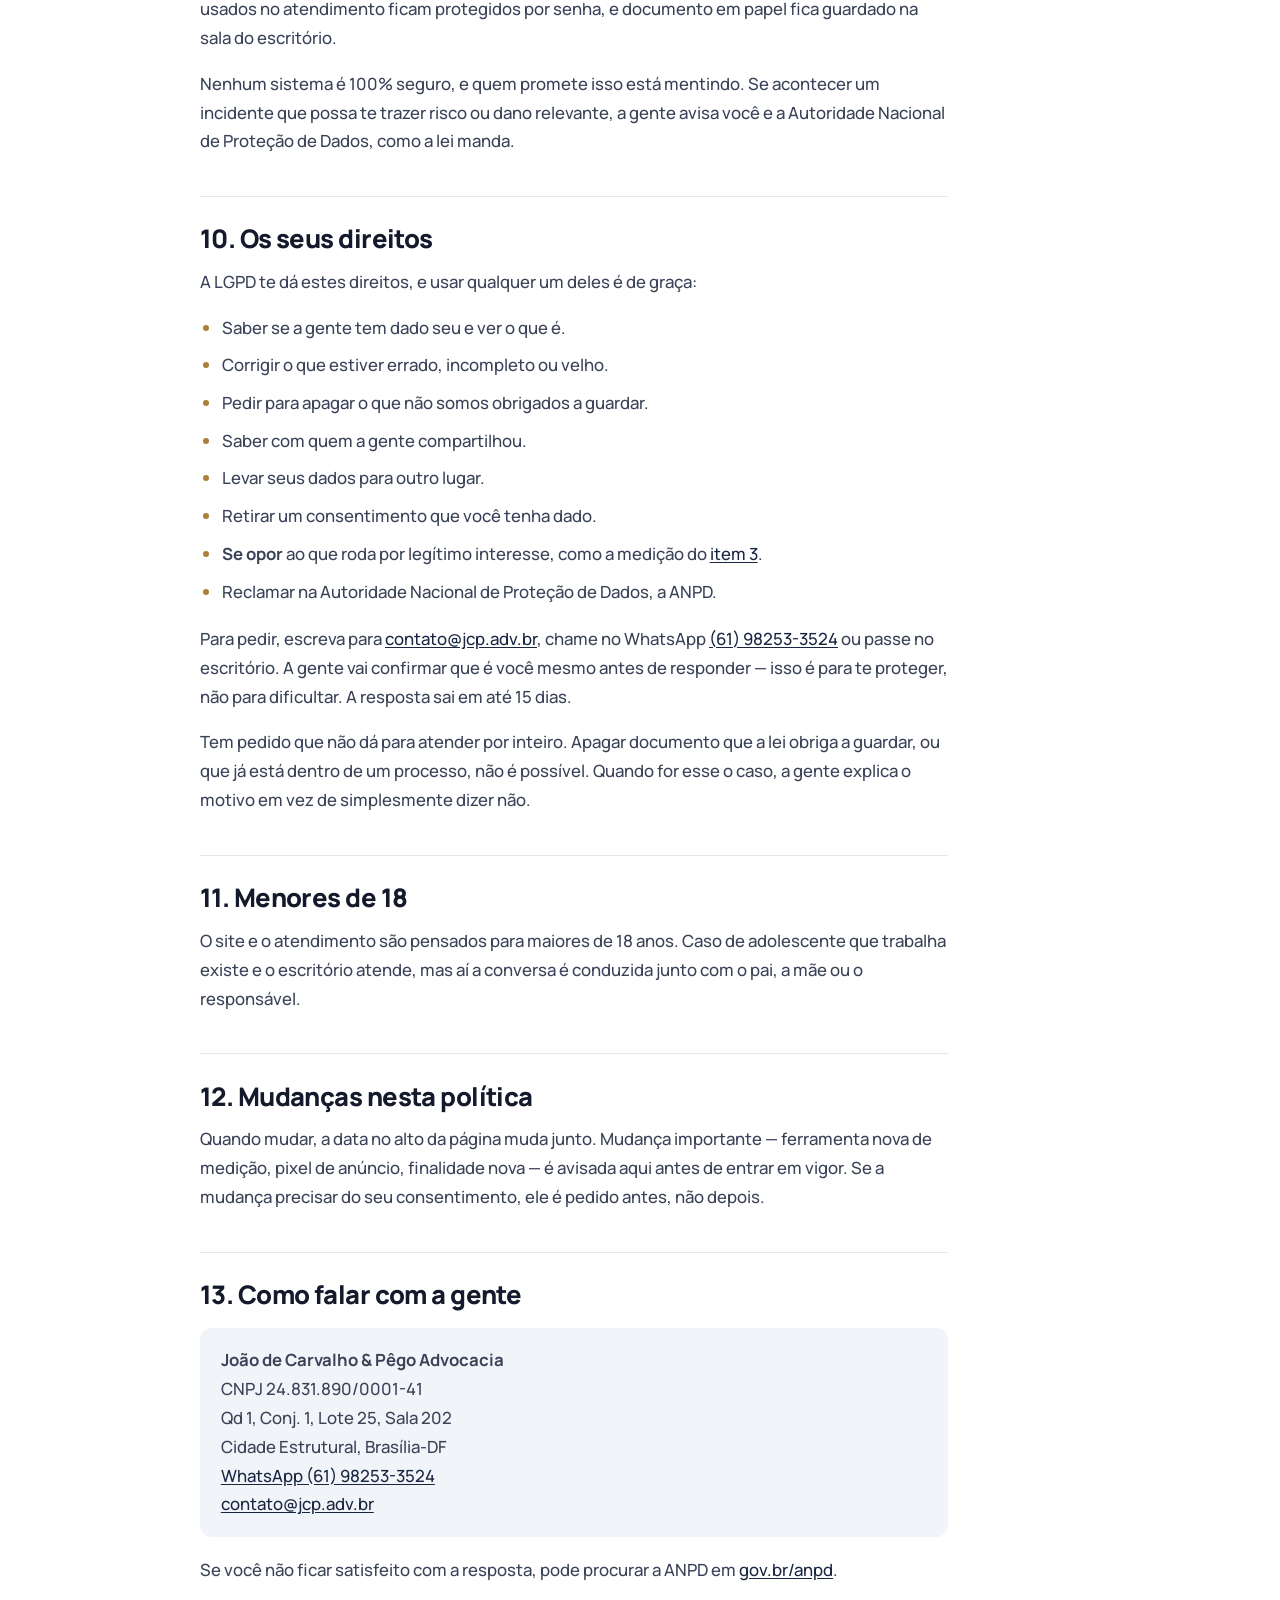
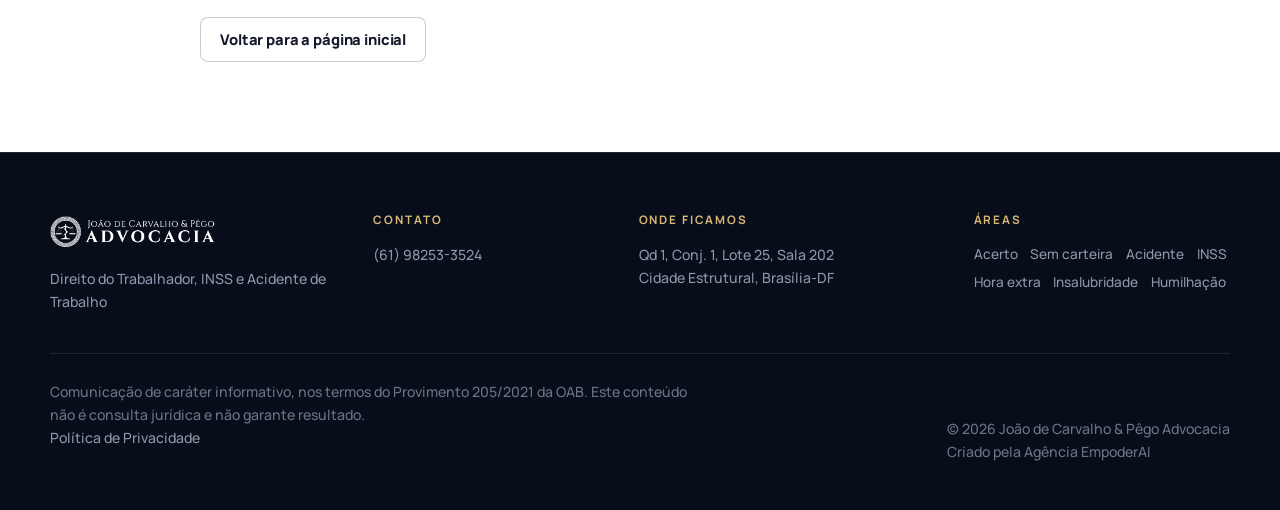
<file: politica-de-privacidade.html>
<!DOCTYPE html>
<html lang="pt-BR">
<head>
<meta charset="utf-8">
<meta name="viewport" content="width=device-width, initial-scale=1">

<!-- Google Tag Manager · mesmo conteiner da LP, GTM-PVKGSRZD.
     Esta pagina carrega a medicao igual a home de proposito: sem isso a
     visita a politica some do relatorio e da a impressao errada de que
     ninguem a le. NAO adicionar o conteiner da campanha de Acidente. -->
<link rel="preconnect" href="https://www.googletagmanager.com">
<script>(function(w,d,s,l,i){w[l]=w[l]||[];w[l].push({'gtm.start':
new Date().getTime(),event:'gtm.js'});var f=d.getElementsByTagName(s)[0],
j=d.createElement(s),dl=l!='dataLayer'?'&l='+l:'';j.async=true;j.src=
'https://www.googletagmanager.com/gtm.js?id='+i+dl;f.parentNode.insertBefore(j,f);
})(window,document,'script','dataLayer','GTM-PVKGSRZD');</script>
<!-- Fim do Google Tag Manager -->

<title>Política de Privacidade | JCP Advocacia</title>
<meta name="description" content="Como o escritório João de Carvalho &amp; Pêgo Advocacia trata a informação de quem procura o escritório pelo site e pelo WhatsApp.">
<meta name="author" content="João de Carvalho &amp; Pêgo Advocacia">
<meta name="theme-color" content="#0B1426">
<link rel="canonical" href="https://jcp.adv.br/politica-de-privacidade.html">

<link rel="icon" href="assets/img/logo.png?v=12">
<link rel="preconnect" href="https://fonts.googleapis.com">
<link rel="preconnect" href="https://fonts.gstatic.com" crossorigin>
<link href="https://fonts.googleapis.com/css2?family=Manrope:wght@500;700;800&display=swap" rel="stylesheet">
<!-- o ?v= sobe a cada alteracao: sem ele o celular fica com o CSS velho em cache -->
<link rel="stylesheet" href="assets/css/style.css?v=17">

<!-- Estilo so desta pagina, inline de proposito: sao ~1,2 KB que nao valem
     uma requisicao a mais nem furar o cache do style.css da home inteira
     por causa de uma pagina que quase ninguem abre. -->
<style>
.legal-cabeca{padding-block:clamp(2.4rem,5vw,3.8rem)}
.legal-cabeca h1{font-size:clamp(1.9rem,3.6vw,2.7rem);margin-bottom:.7rem}
.legal-data{font-size:.88rem;line-height:1.6;color:#7C879C;margin:1.2rem 0 0}
.legal-corpo{max-width:68ch}
.legal-resumo{
  background:var(--paper-alt);border:1px solid rgba(20,26,43,.09);
  border-left:4px solid var(--gold-500);border-radius:var(--r-panel);
  padding:clamp(1.2rem,3vw,1.8rem);margin-bottom:clamp(2rem,4vw,2.75rem);
}
.legal-resumo h2{font-size:1.18rem;margin:0 0 .9rem;padding:0;border:0}
.legal-resumo ul{display:grid;gap:.65rem;margin:0;padding:0;list-style:none}
.legal-resumo li{position:relative;padding-left:1.45rem;font-size:1.02rem;line-height:1.6}
.legal-resumo li::before{
  content:"";position:absolute;left:0;top:.6em;width:7px;height:7px;
  border-radius:50%;background:var(--gold-500);
}
.legal-indice{display:flex;flex-wrap:wrap;gap:.4rem .9rem;margin:0 0 clamp(2rem,4vw,2.75rem);padding:0;list-style:none}
.legal-indice a{font-size:.9rem;color:var(--ink-muted);text-decoration:none;border-bottom:1px solid rgba(20,26,43,.16)}
.legal-indice a:hover{color:var(--navy-700);border-color:var(--navy-700)}
.legal-corpo h2{
  font-size:clamp(1.28rem,2vw,1.6rem);margin:2.5rem 0 .9rem;
  padding-top:1.7rem;border-top:1px solid rgba(20,26,43,.1);
  /* o cabecalho e sticky e tem 63px: sem isto o indice pula para o titulo
     e a primeira linha fica escondida atras da barra */
  scroll-margin-top:80px;
}
.legal-corpo h3{font-size:1.06rem;margin:1.6rem 0 .5rem;color:var(--ink)}
.legal-corpo p,.legal-corpo li{font-size:1.05rem;line-height:1.72}
.legal-corpo ul{display:grid;gap:.55rem;margin:0 0 1.15rem;padding-left:1.35rem;list-style:disc}
.legal-corpo ul ::marker,.legal-corpo li::marker{color:var(--gold-600)}
.legal-corpo a{color:var(--navy-700);text-decoration:underline;text-underline-offset:2px}
.legal-corpo a:hover{color:var(--gold-600)}
.legal-corpo a.btn{text-decoration:none;color:var(--ink)}
.legal-corpo a.btn:hover{color:var(--ink)}
.legal-dados{
  margin:1.2rem 0;padding:1.1rem 1.3rem;background:var(--paper-alt);
  border-radius:var(--r-card);font-size:1rem;line-height:1.75;
}
.legal-voltar{margin-top:2rem}
@media(max-width:560px){
  .legal-corpo p,.legal-corpo li{font-size:1rem}
  .legal-corpo h2{margin-top:2rem;padding-top:1.4rem}
}
</style>
</head>
<body>

<!-- Google Tag Manager (noscript) -->
<noscript><iframe src="https://www.googletagmanager.com/ns.html?id=GTM-PVKGSRZD"
height="0" width="0" style="display:none;visibility:hidden"></iframe></noscript>
<!-- Fim do Google Tag Manager (noscript) -->

<svg style="display:none" aria-hidden="true" focusable="false">
  <symbol id="i-phone" viewBox="0 0 24 24" fill="none" stroke="currentColor" stroke-width="1.6" stroke-linecap="round" stroke-linejoin="round"><path d="M21 16.4v2.6a1.8 1.8 0 0 1-2 1.8 17.8 17.8 0 0 1-7.8-2.8 17.5 17.5 0 0 1-5.4-5.4A17.8 17.8 0 0 1 3 4.8 1.8 1.8 0 0 1 4.8 3h2.6a1.8 1.8 0 0 1 1.8 1.6c.1.9.3 1.7.6 2.5a1.8 1.8 0 0 1-.4 1.9L8.3 10.1a14 14 0 0 0 5.4 5.4l1.1-1.1a1.8 1.8 0 0 1 1.9-.4c.8.3 1.6.5 2.5.6a1.8 1.8 0 0 1 1.6 1.8z"/></symbol>
  <symbol id="i-wa" viewBox="0 0 24 24" fill="currentColor"><path d="M17.5 14.4c-.3-.15-1.75-.86-2.02-.96-.27-.1-.47-.15-.67.15-.2.3-.77.96-.94 1.16-.17.2-.35.22-.65.07-.3-.15-1.25-.46-2.39-1.47-.88-.79-1.48-1.76-1.65-2.06-.17-.3-.02-.46.13-.61.13-.13.3-.35.45-.52.15-.17.2-.3.3-.5.1-.2.05-.37-.03-.52-.07-.15-.67-1.6-.92-2.2-.24-.58-.48-.5-.67-.51h-.57c-.2 0-.52.07-.79.37-.27.3-1.04 1.01-1.04 2.47s1.06 2.87 1.21 3.07c.15.2 2.1 3.2 5.08 4.49.71.3 1.26.49 1.69.63.71.22 1.36.19 1.87.12.57-.09 1.75-.71 2-1.4.25-.69.25-1.28.17-1.4-.07-.13-.27-.2-.57-.35z"/><path d="M12.04 2C6.6 2 2.18 6.42 2.18 11.86c0 1.74.46 3.44 1.32 4.94L2.1 22l5.34-1.38a9.8 9.8 0 0 0 4.6 1.16h.01c5.43 0 9.85-4.42 9.85-9.86 0-2.63-1.02-5.1-2.88-6.96A9.78 9.78 0 0 0 12.04 2zm0 17.96h-.01a8.2 8.2 0 0 1-4.16-1.14l-.3-.18-3.09.8.82-3.01-.2-.31a8.15 8.15 0 0 1-1.25-4.36c0-4.52 3.68-8.2 8.2-8.2a8.14 8.14 0 0 1 5.79 2.4 8.13 8.13 0 0 1 2.4 5.8c0 4.53-3.68 8.2-8.2 8.2z"/></symbol>
</svg>

<header class="site-header">
  <div class="wrap">
    <a class="brand" href="index.html" aria-label="João de Carvalho &amp; Pêgo Advocacia">
      <img src="assets/img/logo-branca.png?v=12" alt="João de Carvalho &amp; Pêgo Advocacia" width="150" height="34">
    </a>
    <a class="fone" href="tel:+5561982533524">
      <svg aria-hidden="true"><use href="#i-phone"/></svg> (61) 98253-3524
    </a>
  </div>
</header>

<main>

<section class="bg-navy legal-cabeca">
  <div class="wrap wrap--narrow">
    <p class="chapeu">JCP Advocacia</p>
    <h1>Política de Privacidade</h1>
    <p class="lede">O que a gente faz com a informação de quem procura o escritório por este site e pelo WhatsApp. Escrito para ser lido, não para enrolar.</p>
    <p class="legal-data">Última atualização: 17 de setembro de 2026.</p>
  </div>
</section>

<section class="bg-paper">
  <div class="wrap wrap--narrow">

    <div class="legal-resumo">
      <h2>O essencial, em cinco linhas</h2>
      <ul>
        <li>A gente só sabe de você o que você mesmo contar no WhatsApp.</li>
        <li>Este site não tem formulário. O texto da sua mensagem não sai do aparelho até você tocar no botão e decidir mandar. A medição conta quais caixinhas você marcou, sem o seu nome — está no item 3.</li>
        <li>O que você conta é protegido por sigilo profissional de advogado. Vale mesmo que você não vire cliente.</li>
        <li>A gente não vende, não aluga e não troca a sua informação com ninguém.</li>
        <li>Você pode pedir para ver, corrigir ou apagar o que temos. É só falar no WhatsApp.</li>
      </ul>
    </div>

    <ul class="legal-indice">
      <li><a href="#quem">1. Quem é responsável</a></li>
      <li><a href="#o-que">2. Que informação chega até nós</a></li>
      <li><a href="#medicao">3. Medição e origem do contato</a></li>
      <li><a href="#para-que">4. Para que usamos</a></li>
      <li><a href="#base-legal">5. Com que direito</a></li>
      <li><a href="#sigilo">6. Sigilo profissional</a></li>
      <li><a href="#compartilha">7. Com quem compartilhamos</a></li>
      <li><a href="#tempo">8. Quanto tempo guardamos</a></li>
      <li><a href="#seguranca">9. Segurança</a></li>
      <li><a href="#direitos">10. Os seus direitos</a></li>
      <li><a href="#menores">11. Menores de 18</a></li>
      <li><a href="#mudancas">12. Mudanças nesta política</a></li>
      <li><a href="#falar">13. Como falar com a gente</a></li>
    </ul>

    <div class="legal-corpo">

      <h2 id="quem">1. Quem é responsável pelos seus dados</h2>
      <p>O escritório <strong>João de Carvalho &amp; Pêgo Advocacia</strong> é quem decide o que é feito com a informação tratada aqui. A lei chama isso de <em>controlador</em>, na Lei Geral de Proteção de Dados (Lei 13.709/2018).</p>
      <p class="legal-dados">
        <strong>João de Carvalho &amp; Pêgo Advocacia</strong><br>
        CNPJ 24.831.890/0001-41<br>
        Qd 1, Conj. 1, Lote 25, Sala 202<br>
        Cidade Estrutural, Brasília-DF<br>
        WhatsApp e telefone: <a href="tel:+5561982533524">(61) 98253-3524</a><br>
        E-mail: <a href="mailto:contato@jcp.adv.br">contato@jcp.adv.br</a>
      </p>
      <p>Para falar especificamente sobre privacidade e sobre os seus dados, escreva para esse e-mail, chame no mesmo WhatsApp ou passe no escritório. São os canais oficiais para esses pedidos.</p>

      <h2 id="o-que">2. Que informação chega até nós</h2>

      <h3>2.1. O que você conta no WhatsApp</h3>
      <p>Quando você toca em um dos botões do site, abre uma conversa no WhatsApp com uma mensagem já escrita. A partir daí, o que a gente sabe é o que você escrever: seu nome, o seu número de telefone, onde você trabalhou, quanto ganhava, o que aconteceu com você.</p>
      <p>Dependendo do caso, isso inclui informação sobre a sua saúde — acidente no serviço, doença que veio do trabalho, perícia do INSS, laudo médico — e sobre processos em que você está. A lei trata essa informação como <strong>dado pessoal sensível</strong> e exige cuidado maior, que é exatamente o cuidado que um escritório de advocacia já tem por dever de ofício.</p>
      <p>Também recebemos os documentos que você mandar: carteira de trabalho, contracheque, exame, laudo, print de conversa. Mande só o que for preciso para o seu caso. Se ficar em dúvida, pergunte antes.</p>

      <h3>2.2. O que o site registra sozinho</h3>
      <p>Como em qualquer site, a visita deixa um registro técnico: o endereço de internet (IP) do seu aparelho, o tipo de celular ou computador, o navegador, a data e a hora, as páginas abertas e de onde você veio — de um anúncio, de uma busca ou de um link que alguém mandou.</p>
      <p>Esse registro fica com quem hospeda o site, e guardá-lo por um tempo é o que manda o Marco Civil da Internet (Lei 12.965/2014, art. 15). Ele não diz o seu nome e, sozinho, não identifica você.</p>
      <p>Se você chegou por um anúncio, o endereço pode trazer um pedaço a mais, como <code>?caso=acidente</code>. Ele diz qual anúncio trouxe você, não quem você é.</p>

      <h3>2.3. O que este site não faz</h3>
      <ul>
        <li><strong>Não tem formulário que envia dados.</strong> Na parte de marcar o que aconteceu com você, as caixinhas montam o texto da mensagem dentro do seu próprio aparelho, e esse texto só sai quando você tocar no botão e escolher mandar no WhatsApp. A medição do site, essa sim, registra quais caixinhas você marcou no momento em que você marca — sem o texto, sem o seu nome. Está no item 3.</li>
        <li><strong>Não pede</strong> CPF, e-mail, senha, dado bancário nem dado de cartão em nenhum lugar da página.</li>
        <li><strong>Não tem área de login</strong> e não cria cadastro de visitante.</li>
      </ul>

      <!-- ESTE ITEM DESCREVE O QUE A PAGINA FAZ HOJE. Reescrito em 17/09/2026.

           Historico, porque a lacuna foi consciente: de 14 a 17/09 este item
           descrevia um estado final que a pagina nao tinha. Prometia que o
           GA4 rodava dentro do GTM, e que as tags de anuncio so carregavam
           depois de a pessoa aceitar num aviso de cookies. O aviso nunca
           existiu em lugar nenhum do projeto.

           O que fechou a divida:
             1. O GA4 passou a rodar. O GTM-PVKGSRZD tem quatro tags
                publicadas (Tag do Google, clique_whatsapp, selecao_triador e
                Vinculador de conversoes do Ads). Verificado na rede em
                17/09: a propriedade G-45ZDKWXB4B recebe os eventos. Essa
                afirmacao virou verdade sozinha.
             2. A promessa de escolha de cookies foi RETIRADA do texto, por
                decisao do cliente, em vez de construida em codigo. O texto
                agora diz o que o site faz: a medicao vale para todo mundo,
                comeca quando a pagina abre, roda no legitimo interesse
                (art. 7, IX), e a pessoa pode se opor e pedir exclusao pelos
                canais do item 10 — que ganhou o direito de oposicao, que
                faltava na lista.

           REGRA PARA QUEM MEXER DEPOIS: texto e codigo mudam no mesmo
           commit. Enquanto nao houver aviso de cookies com escolha, nao
           escreva aqui que existe escolha. Se um dia o Consent Mode entrar,
           este item volta a falar de consentimento no mesmo commit em que o
           aviso nascer — e o caminho contrario tambem vale.

           TENSAO QUE FICOU, registrada de proposito: com a conta do GA4
           ligada a do Google Ads, sai um ping para ads/ga-audiences, que
           alimenta publico de anuncio. E a parte mais fraca do
           enquadramento em legitimo interesse, e o texto assume isso em voz
           alta em vez de esconder. Desligar o vinculo de publico no GA4
           (configuracao, nao codigo) deixaria a posicao bem mais
           defensavel. Ver ../documentacao/13-politica-de-privacidade.md e
           ../documentacao/15-ref-e-caso-na-medicao.md. -->
      <h2 id="medicao">3. Medição e origem do contato</h2>
      <p>O site usa o Gerenciador de Tags do Google e, dentro dele, o Google Analytics, para contar quanta gente abre a página e quanta gente começa conversa no WhatsApp. O que é registrado é o toque no botão e de qual parte da página ele veio — por exemplo, "acidente" ou "hora extra". Serve para saber qual assunto traz mais gente ao escritório.</p>
      <p>Também é registrado o que você marca na parte de marcar o que aconteceu com você, e a combinação que você marcou, <strong>no momento em que você marca, mesmo que não toque em nenhum botão depois</strong>. É o que mostra ao escritório quais problemas costumam aparecer juntos. Vai a combinação em número, nunca o seu nome.</p>
      <p><strong>O código de referência.</strong> Na sua primeira visita, ainda antes de você tocar em qualquer coisa, o site cria um código curto — como <em>[ref A1B2C3]</em> — e guarda no seu próprio aparelho. Quando você toca no botão do WhatsApp, esse código entra na mensagem que abre no aplicativo. Ele serve para o escritório saber por qual anúncio ou por qual parte do site você chegou.</p>
      <p>O código fica à vista, escrito na mensagem, e você pode apagar antes de enviar. Só uma ressalva honesta: no instante do toque ele já foi para a medição do site. Apagar impede que ele chegue ao escritório junto com a sua mensagem — não desfaz o registro do toque.</p>
      <p>O código não diz o seu nome e não acompanha você por outros sites. Ele fica <strong>seis meses</strong> no seu aparelho e depois some sozinho, junto com os identificadores de anúncio. Limpar os dados do navegador apaga na hora.</p>
      <p><strong>Identificadores de anúncio.</strong> Se você chegou por um anúncio do Google, o endereço traz um identificador dele. Ele é guardado no seu aparelho ao lado do código de referência, pelo mesmo prazo, e diz qual anúncio trouxe você, não quem você é.</p>
      <p><strong>Cookies, e por que não tem aviso de escolha.</strong> A medição acima guarda cookies e marcas parecidas no seu aparelho: uma do Google Analytics, para não contar a mesma visita duas vezes, e uma do Google Ads, para ligar o toque no botão ao anúncio que trouxe você. Nenhuma delas diz o seu nome. <strong>Elas valem para todo mundo e começam quando a página abre — hoje o site não mostra aviso pedindo a sua escolha.</strong> A base disso é o legítimo interesse, explicado no <a href="#base-legal">item 5</a>, e não o seu consentimento: é o mínimo que o escritório precisa para saber se o anúncio está trazendo gente.</p>
      <p>Uma ressalva honesta, porque ela importa: como a conta do Google Analytics está ligada à do Google Ads, o Google pode usar esse registro para formar público de anúncio. Não vai o seu nome, o seu telefone nem nada do que você escrever na conversa. Se você não quiser, <strong>pode se opor, e pode pedir para apagar o que já foi registrado</strong> — os canais estão no <a href="#direitos">item 10</a>, e o pedido é de graça. Limpar os dados do navegador apaga os cookies na hora, e aba anônima não guarda nada.</p>
      <p><strong>Nada do texto da sua conversa, do seu nome ou do seu telefone vai para a medição.</strong> O que o escritório vê ali é quantidade e origem, não pessoa.</p>
      <p>Ao enviar a mensagem, o WhatsApp entrega o seu número ao escritório. Daí em diante o atendimento é pessoal e sigiloso, tratado como dizem os itens <a href="#sigilo">6</a> e <a href="#tempo">8</a> desta política.</p>
      <p><strong>Com que direito, e por quanto tempo.</strong> A medição da página, o código de referência e a medição de conversão do anúncio ficam todos no <strong>legítimo interesse</strong> (art. 7º, IX), no mínimo necessário — não no seu consentimento. Você pode se opor a qualquer momento (art. 18, § 2º). Os números da medição ficam até 14 meses; o código de referência, seis. Para se opor ou apagar esses registros, chame no WhatsApp <a href="https://wa.me/5561982533524?text=Oi%21%20Queria%20falar%20sobre%20os%20meus%20dados%20pessoais." target="_blank" rel="noopener">(61) 98253-3524</a> ou escreva para <a href="mailto:contato@jcp.adv.br">contato@jcp.adv.br</a>.</p>
      <p>Outras duas coisas aqui são de terceiros e recebem o seu IP só para conseguir entregar a página: as letras, que vêm do Google Fonts, e a hospedagem, que é da Cloudflare.</p>

      <h2 id="para-que">4. Para que a gente usa</h2>
      <ul>
        <li>Responder você, entender o que aconteceu e avaliar se tem caso.</li>
        <li>Cuidar do seu caso, se você contratar o escritório: processo na Justiça do Trabalho, pedido no INSS, negociação com a empresa.</li>
        <li>Cumprir obrigação legal e o que a OAB exige de um escritório.</li>
        <li>Entender quais assuntos as pessoas mais procuram, sempre por número, nunca por nome.</li>
      </ul>
      <p>A gente <strong>não</strong> usa seu contato para disparo de propaganda em massa e <strong>não</strong> monta lista de gente para vender ou passar adiante.</p>

      <h2 id="base-legal">5. Com que direito a gente trata seus dados</h2>
      <p>A LGPD exige dizer qual é a base legal de cada uso. As nossas:</p>
      <ul>
        <li><strong>Para atender você e tocar o caso</strong> — art. 7º, V: são os passos anteriores ao contrato e, depois, o próprio contrato com você.</li>
        <li><strong>Para cumprir a lei</strong> — art. 7º, II.</li>
        <li><strong>Para defender o seu direito em processo</strong> — art. 7º, VI.</li>
        <li><strong>Para segurança do site, para medir a própria página, para o código de referência e para medir a conversão dos anúncios</strong> — art. 7º, IX, legítimo interesse, no mínimo necessário. Você pode se opor: <a href="#direitos">item 10</a>.</li>
      </ul>
      <p>Para a informação sensível, como a de saúde, a base é o art. 11, II, "d": exercício regular de direitos em processo judicial, administrativo ou arbitral. Quando não for esse o caso, pedimos o seu consentimento, e você pode retirá-lo depois.</p>
      <p>Hoje o site <strong>não usa tag que dependa do seu consentimento</strong>, e é por isso que não mostra aviso de cookies. As que existem são as de medição do <a href="#medicao">item 3</a>, no legítimo interesse. Se um dia entrar alguma que precise de consentimento — um pixel de rede social, por exemplo —, ele é pedido antes de a tag carregar, e esta política muda junto.</p>

      <h2 id="sigilo">6. Sigilo profissional</h2>
      <p>Além da LGPD, o que você conta ao escritório é protegido pelo <strong>sigilo profissional do advogado</strong>, dever previsto no Estatuto da Advocacia (Lei 8.906/1994, art. 34, VII) e no Código de Ética e Disciplina da OAB.</p>
      <p>Isso é mais forte do que uma promessa de site: quebrar sigilo é infração disciplinar. E vale mesmo que você não vire cliente, mesmo que a conversa pare na primeira mensagem, e mesmo depois que o caso acabar.</p>

      <h2 id="compartilha">7. Com quem a informação é compartilhada</h2>
      <ul>
        <li><strong>WhatsApp, da Meta.</strong> A conversa acontece dentro do aplicativo deles. O conteúdo tem criptografia de ponta a ponta, mas a Meta sabe que vocês conversaram, e o tratamento que ela faz segue a política dela, não a nossa.</li>
        <li><strong>Google e Cloudflare.</strong> Recebem dado técnico de acesso, como explicado no <a href="#medicao">item 3</a>, para entregar a página e medir os toques nos botões. O Google recebe isso de <strong>todo visitante</strong>, no legítimo interesse, e não depende de você aceitar nada — o <a href="#medicao">item 3</a> explica, inclusive a parte de público de anúncio e como se opor.</li>
        <li><strong>Quem for necessário para o seu caso</strong>, e só se você contratar: Justiça do Trabalho, INSS, perito, parte contrária. Só o que o caso exigir.</li>
        <li><strong>Quando a lei ou uma ordem judicial obrigar.</strong> Mesmo aí, o sigilo profissional é levantado como defesa quando cabe.</li>
      </ul>
      <p>Fora isso, ninguém. <strong>A gente não vende, não aluga e não troca a sua informação.</strong></p>

      <h2 id="tempo">8. Quanto tempo a gente guarda</h2>
      <ul>
        <li><strong>Conversa que não virou caso:</strong> fica enquanto for útil para o atendimento e depois é apagada.</li>
        <li><strong>Caso contratado:</strong> enquanto o caso durar e, depois, pelo prazo que a lei e a OAB exigem para guarda de documento e para a defesa do escritório em eventual cobrança.</li>
        <li><strong>Registro de acesso ao site:</strong> no mínimo 6 meses, como manda o Marco Civil da Internet (art. 15).</li>
        <li><strong>Números da medição:</strong> até 14 meses.</li>
        <li><strong>Código de referência e identificadores de anúncio:</strong> 6 meses no seu aparelho, contados da primeira visita, e depois apagados sozinhos.</li>
      </ul>

      <h2 id="seguranca">9. Segurança</h2>
      <p>O acesso ao que você manda fica restrito a quem trabalha no seu caso. Aparelhos e contas usados no atendimento ficam protegidos por senha, e documento em papel fica guardado na sala do escritório.</p>
      <p>Nenhum sistema é 100% seguro, e quem promete isso está mentindo. Se acontecer um incidente que possa te trazer risco ou dano relevante, a gente avisa você e a Autoridade Nacional de Proteção de Dados, como a lei manda.</p>

      <h2 id="direitos">10. Os seus direitos</h2>
      <p>A LGPD te dá estes direitos, e usar qualquer um deles é de graça:</p>
      <ul>
        <li>Saber se a gente tem dado seu e ver o que é.</li>
        <li>Corrigir o que estiver errado, incompleto ou velho.</li>
        <li>Pedir para apagar o que não somos obrigados a guardar.</li>
        <li>Saber com quem a gente compartilhou.</li>
        <li>Levar seus dados para outro lugar.</li>
        <li>Retirar um consentimento que você tenha dado.</li>
        <li><strong>Se opor</strong> ao que roda por legítimo interesse, como a medição do <a href="#medicao">item 3</a>.</li>
        <li>Reclamar na Autoridade Nacional de Proteção de Dados, a ANPD.</li>
      </ul>
      <p>Para pedir, escreva para <a href="mailto:contato@jcp.adv.br">contato@jcp.adv.br</a>, chame no WhatsApp <a href="https://wa.me/5561982533524?text=Oi%21%20Queria%20falar%20sobre%20os%20meus%20dados%20pessoais." target="_blank" rel="noopener">(61) 98253-3524</a> ou passe no escritório. A gente vai confirmar que é você mesmo antes de responder — isso é para te proteger, não para dificultar. A resposta sai em até 15 dias.</p>
      <p>Tem pedido que não dá para atender por inteiro. Apagar documento que a lei obriga a guardar, ou que já está dentro de um processo, não é possível. Quando for esse o caso, a gente explica o motivo em vez de simplesmente dizer não.</p>

      <h2 id="menores">11. Menores de 18</h2>
      <p>O site e o atendimento são pensados para maiores de 18 anos. Caso de adolescente que trabalha existe e o escritório atende, mas aí a conversa é conduzida junto com o pai, a mãe ou o responsável.</p>

      <h2 id="mudancas">12. Mudanças nesta política</h2>
      <p>Quando mudar, a data no alto da página muda junto. Mudança importante — ferramenta nova de medição, pixel de anúncio, finalidade nova — é avisada aqui antes de entrar em vigor. Se a mudança precisar do seu consentimento, ele é pedido antes, não depois.</p>

      <h2 id="falar">13. Como falar com a gente</h2>
      <p class="legal-dados">
        <strong>João de Carvalho &amp; Pêgo Advocacia</strong><br>
        CNPJ 24.831.890/0001-41<br>
        Qd 1, Conj. 1, Lote 25, Sala 202<br>
        Cidade Estrutural, Brasília-DF<br>
        <a href="https://wa.me/5561982533524?text=Oi%21%20Queria%20falar%20sobre%20os%20meus%20dados%20pessoais." target="_blank" rel="noopener">WhatsApp (61) 98253-3524</a><br>
        <a href="mailto:contato@jcp.adv.br">contato@jcp.adv.br</a>
      </p>
      <p>Se você não ficar satisfeito com a resposta, pode procurar a ANPD em <a href="https://www.gov.br/anpd" target="_blank" rel="noopener">gov.br/anpd</a>.</p>

      <p class="legal-voltar"><a class="btn btn--ghost btn--sm" href="index.html">Voltar para a página inicial</a></p>

    </div>
  </div>
</section>

</main>

<footer class="site-footer">
  <div class="wrap">
    <div class="footer-grid">
      <div class="foot-brand">
        <img src="assets/img/logo-branca.png?v=12" alt="João de Carvalho &amp; Pêgo Advocacia" width="165" height="38" loading="lazy">
        <p>Direito do Trabalhador, INSS e Acidente de Trabalho</p>
      </div>

      <div>
        <h4>Contato</h4>
        <ul>
          <li><a href="https://wa.me/5561982533524?text=Oi%21%20Vi%20o%20site%20e%20queria%20falar%20sobre%20o%20meu%20caso." target="_blank" rel="noopener">(61) 98253-3524</a></li>
          <!-- E-MAIL PROFISSIONAL: falta definir. -->
        </ul>
      </div>

      <div>
        <h4>Onde ficamos</h4>
        <ul>
          <li>Qd 1, Conj. 1, Lote 25, Sala 202<br>Cidade Estrutural, Brasília-DF</li>
        </ul>
      </div>

      <div>
        <h4>Áreas</h4>
        <nav class="foot-areas" aria-label="Áreas de atuação">
          <a href="index.html#acerto">Acerto</a>
          <a href="index.html#sem-carteira">Sem carteira</a>
          <a href="index.html#acidente">Acidente</a>
          <a href="index.html#inss">INSS</a>
          <a href="index.html#hora-extra">Hora extra</a>
          <a href="index.html#insalubre">Insalubridade</a>
          <a href="index.html#humilhacao">Humilhação</a>
        </nav>
      </div>
    </div>

    <div class="foot-legal">
      <p>Comunicação de caráter informativo, nos termos do Provimento 205/2021 da OAB. Este conteúdo não é consulta jurídica e não garante resultado.<br><a href="politica-de-privacidade.html">Política de Privacidade</a></p>
      <p>© 2026 João de Carvalho &amp; Pêgo Advocacia<br>Criado pela Agência EmpoderAI</p>
    </div>
  </div>
</footer>

<script src="assets/js/main.js?v=20"></script>
</body>
</html>
</file>
<file: assets/css/style.css>
/* ==========================================================================
   JCP ADVOCACIA — Landing unificada · copy v2
   Sistema: navy + papel + dourado. Autoridade sem intimidacao.
   ========================================================================== */

/* ---------- 1. Tokens ---------- */
:root{
  --navy-950:#080D1A;
  --navy-900:#0B1426;
  --navy-800:#101B32;
  --navy-700:#182642;
  --navy-600:#233257;

  --paper:#FFFFFF;
  --paper-alt:#F1F4F8;
  --white:#FFFFFF;
  --ink:#141A2B;
  --ink-soft:#3A4258;
  --ink-muted:#6B7288;

  --gold-200:#F2E0B8;
  --gold-300:#E8CD93;
  --gold-400:#D9B874;
  --gold-500:#C79C50;
  --gold-600:#A97F3A;

  /* um acento so: o icone e o fio superior usam sempre a mesma cor.
     Sete pasteis diferentes liam como paleta de boutique. */
  --svc-acerto:var(--navy-700);
  --svc-vinculo:var(--navy-700);
  --svc-acidente:var(--navy-700);
  --svc-inss:var(--navy-700);
  --svc-hora:var(--navy-700);
  --svc-insalubre:var(--navy-700);
  --svc-humilhacao:var(--navy-700);
  --svc-outro:var(--navy-700);

  /* verde do WhatsApp: e o sinal que o publico reconhece sem ler */
  --wa:#0FA958;
  --wa-escuro:#0B8A47;
  --wa-claro:#12C065;

  /* uma familia so. Archivo condensada em caixa alta lia como revista
     de banca premium, nao como alguem falando com voce. */
  --font-display:'Manrope',system-ui,-apple-system,'Segoe UI',sans-serif;
  --font-body:'Manrope',system-ui,-apple-system,'Segoe UI',sans-serif;

  --wrap:1180px;
  --r-card:12px;
  --r-panel:14px;
  --r-btn:8px;

  --shadow-card:0 1px 2px rgba(20,26,43,.04), 0 14px 30px -18px rgba(20,26,43,.18);
  --shadow-lift:0 2px 4px rgba(20,26,43,.05), 0 22px 44px -20px rgba(20,26,43,.26);
}

/* ---------- 2. Reset ---------- */
*,*::before,*::after{box-sizing:border-box}
html{-webkit-text-size-adjust:100%;scroll-behavior:smooth}
body{
  margin:0;
  font-family:var(--font-body);
  font-weight:500;font-size:1.12rem;line-height:1.7;
  color:var(--ink-soft);background:var(--paper);
  -webkit-font-smoothing:antialiased;overflow-x:hidden;
}
img{max-width:100%;display:block;height:auto}
a{color:inherit}
button{font:inherit}
ul{margin:0;padding:0;list-style:none}
h1,h2,h3,h4{margin:0;color:var(--ink);font-family:var(--font-display);font-weight:800;line-height:1.12;letter-spacing:-.018em}
p{margin:0 0 1em}
p:last-child{margin-bottom:0}
:focus-visible{outline:3px solid var(--wa);outline-offset:3px;border-radius:4px}

/* ---------- 3. Tipografia ---------- */
h1,.h1{font-size:clamp(2.25rem,4.4vw,3.4rem);line-height:1.1;letter-spacing:-.025em}
h2,.h2{font-size:clamp(1.85rem,3.4vw,2.6rem);line-height:1.14;letter-spacing:-.022em}
h3{font-size:clamp(1.22rem,1.7vw,1.45rem);line-height:1.25;letter-spacing:-.015em}
h4{font-size:1.08rem;line-height:1.35}

.lede{font-size:clamp(1.15rem,1.4vw,1.3rem);line-height:1.62;max-width:56ch;color:var(--ink-soft)}
.prose{max-width:62ch}
.prose strong{color:var(--ink);font-weight:800}
.legenda{font-size:.8rem;line-height:1.6;color:var(--ink-muted);margin:0}

.chapeu{
  display:flex;align-items:center;gap:.85rem;margin:0 0 1.1rem;
  font-family:var(--font-body);font-weight:800;font-size:.8rem;
  letter-spacing:.1em;text-transform:uppercase;color:var(--gold-600);
}
.bg-navy .chapeu{color:var(--gold-400)}

/* ---------- 4. Layout ---------- */
.wrap{width:min(var(--wrap),100% - 2.5rem);margin-inline:auto}
.wrap--narrow{width:min(880px,100% - 2.5rem);margin-inline:auto}
section{padding-block:clamp(3.5rem,7vw,6rem);position:relative}
/* Alvo de ancora tem de parar abaixo do cabecalho, que e sticky e tem
   62px: sem isso o topo do alvo fica coberto. Os sete cartoes de area
   sao <article>, nao <section>, e entravam nessa — o selo "Comece por
   aqui" sumia inteiro e o <h3> chegava cortado. Vale para os links
   internos que apontam para os cartoes e para os sitelinks do Google,
   que usam o mesmo #. */
section[id],article.area[id]{scroll-margin-top:80px}

.bg-paper{background:var(--paper)}
.bg-paper-alt{background:var(--paper-alt)}

/* o grao de papel saiu junto com o fundo creme: textura de papel de carta
   e o que faz uma pagina parecer escritorio caro. */
.bg-paper>*,.bg-paper-alt>*{position:relative;z-index:1}

.bg-navy{background:var(--navy-900);color:#C3CAD8}
.bg-navy h1,.bg-navy h2,.bg-navy h3,.bg-navy h4{color:var(--paper)}
.bg-navy .lede{color:#AEB7C7}
.bg-navy .legenda{color:#7C879C}
.bg-navy .prose strong{color:var(--paper)}

.sec-head{margin-bottom:clamp(1.75rem,3.5vw,2.5rem)}
.sec-head--center{text-align:center}
.sec-head--center .chapeu{justify-content:center}
.sec-head--center .lede{margin-inline:auto}
.sec-head h2{margin-bottom:.9rem}

/* ---------- 5. Botoes ---------- */
.btn{
  display:inline-flex;align-items:center;justify-content:center;gap:.65rem;
  padding:1.15rem 1.9rem;border-radius:var(--r-btn);border:1.5px solid transparent;
  font-family:var(--font-body);font-weight:800;font-size:1.06rem;
  letter-spacing:-.01em;text-decoration:none;
  line-height:1.2;text-align:center;cursor:pointer;
  transition:transform .18s ease, box-shadow .18s ease, border-color .18s ease, color .18s ease, background-color .18s ease;
}
.btn svg{flex:none;width:22px;height:22px}

/* O botao principal e verde de WhatsApp, nao dourado.
   Dourado dizia "caro". Verde diz "isso e um zap, eu sei usar". */
.btn--wa{
  background:var(--wa);color:#FFFFFF;
  box-shadow:0 10px 24px -10px rgba(15,169,88,.6);
}
.btn--wa:hover{background:var(--wa-escuro);transform:translateY(-2px);box-shadow:0 16px 30px -12px rgba(15,169,88,.7)}
.btn--ghost{background:var(--white);border-color:rgba(20,26,43,.22);color:var(--ink);font-size:1rem}
.btn--ghost:hover{border-color:var(--navy-700);background:var(--paper-alt);transform:translateY(-2px)}
.bg-navy .btn--ghost,.hero .btn--ghost,.site-header .btn--ghost{background:transparent;border-color:rgba(255,255,255,.4);color:#FFFFFF}
.bg-navy .btn--ghost:hover,.hero .btn--ghost:hover,.site-header .btn--ghost:hover{border-color:#FFFFFF;background:rgba(255,255,255,.08);color:#FFFFFF}
.btn--sm{padding:.8rem 1.2rem;font-size:.92rem}
.btn--sm svg{width:19px;height:19px}
/* CTA de bloco ocupa a linha inteira: alvo grande para o polegar */
.btn--bloco{width:100%}
.btn-row{display:flex;flex-wrap:wrap;gap:.9rem;align-items:center}
.cta-foot{margin-top:1.75rem;display:flex;flex-wrap:wrap;gap:1rem 1.5rem;align-items:center}

/* ---------- 6. Pilulas ---------- */
.pills{display:flex;flex-wrap:wrap;gap:.6rem;padding:0}
.pill{
  display:inline-flex;align-items:center;gap:.6rem;
  padding:.6rem 1.05rem;border-radius:999px;
  font-size:.85rem;font-weight:700;line-height:1.35;
  border:1px solid rgba(20,26,43,.12);color:var(--ink-soft);background:var(--white);
}
.pill svg{width:18px;height:18px;flex:none;color:var(--wa)}
.bg-navy .pill,.hero .pill{border-color:rgba(232,205,147,.22);background:rgba(255,255,255,.03);color:#C3CAD8}
.bg-navy .pill svg,.hero .pill svg{color:var(--gold-400)}

/* ---------- 7. Cabecalho ---------- */
.site-header{
  position:sticky;top:0;z-index:60;
  background:rgba(8,13,26,.9);
  -webkit-backdrop-filter:blur(14px);backdrop-filter:blur(14px);
  border-bottom:1px solid rgba(232,205,147,.12);
}
.site-header .wrap{display:flex;align-items:center;gap:1rem;min-height:62px}
.brand{display:flex;align-items:center;flex:none;text-decoration:none;margin-right:auto}
.brand img{width:150px}
.fone{
  display:inline-flex;align-items:center;gap:.55rem;text-decoration:none;
  font-weight:800;font-size:.95rem;color:var(--paper);white-space:nowrap;
}
.fone svg{width:18px;height:18px;color:var(--gold-400);flex:none}
.fone:hover{color:var(--gold-300)}
@media(max-width:520px){
  .brand img{width:118px}
  .fone{font-size:.86rem;gap:.4rem}
}

/* ---------- 8. Heroi ---------- */
.hero{
  background:
    radial-gradient(120% 90% at 78% 18%, rgba(199,156,80,.16), transparent 58%),
    linear-gradient(180deg,var(--navy-950) 0%,var(--navy-900) 46%,var(--navy-800) 100%);
  color:#C3CAD8;padding-block:clamp(2.75rem,5vw,4.5rem) 0;overflow:hidden;
}
.hero h1{color:var(--paper);margin-bottom:.5rem;max-width:16ch}
/* a segunda linha e a promessa: fica em dourado, unico lugar onde
   a cor antiga ainda paga o proprio espaco */
.hero h1 .line2{display:block;color:var(--gold-300);font-size:.78em;line-height:1.14;margin-top:.3em;max-width:24ch}
.hero .lede{margin:1.35rem 0 1rem;color:#AEB7C7}
.hero-grid{display:grid;gap:clamp(1.5rem,4vw,3rem);align-items:end}
.hero-copy{padding-bottom:clamp(2.25rem,4vw,3.5rem)}
.hero-sigilo{
  display:flex;align-items:center;gap:.6rem;margin:0 0 1.6rem;
  font-size:.98rem;color:#A9B3C6;
}
.hero-sigilo svg{width:18px;height:18px;color:var(--wa-claro);flex:none}

.hero-figure{position:relative;justify-self:center;align-self:end;width:100%;max-width:420px}
.hero-figure::before{
  content:"";position:absolute;left:50%;top:6%;translate:-50% 0;
  width:96%;aspect-ratio:1;border-radius:50%;
  background:radial-gradient(circle,rgba(255,255,255,.10) 0%,transparent 68%);
  filter:blur(8px);
}
.hero-figure picture{display:block}
/* sem moldura dourada, que lia como retrato institucional.
   O radius discreto fica: a foto tem fundo cinza de estudio e, sem ele,
   o retangulo briga com o navy em vez de emendar. */
.hero-figure img{
  position:relative;width:100%;object-fit:cover;object-position:top center;
  border-radius:10px;border:0;
  box-shadow:0 24px 48px -24px rgba(0,0,0,.85);
}
@media(min-width:900px){
  .hero-grid{grid-template-columns:1fr .88fr}
  .hero-figure{max-width:none}
}

.selos{border-top:1px solid rgba(232,205,147,.14);background:var(--navy-950)}
.selos ul{display:grid;grid-template-columns:repeat(2,1fr);gap:1px;background:rgba(232,205,147,.12)}
.selos li{
  display:flex;align-items:center;gap:.7rem;padding:1.05rem .5rem;
  background:var(--navy-950);font-size:.92rem;font-weight:700;
  color:#D7DCE5;line-height:1.35;
}
.selos li svg{width:21px;height:21px;flex:none;color:var(--gold-400)}
@media(min-width:900px){.selos ul{grid-template-columns:repeat(4,1fr)}}

/* espaco reservado de foto */
.foto-slot{
  display:flex;flex-direction:column;align-items:center;justify-content:center;
  gap:.6rem;text-align:center;padding:1.75rem 1.25rem;
  border-radius:18px;border:1px dashed rgba(232,205,147,.32);
  background:linear-gradient(160deg,rgba(35,50,87,.5),rgba(16,27,50,.5));
}
.foto-slot b{
  font-family:var(--font-body);font-weight:700;font-size:.7rem;
  letter-spacing:.16em;text-transform:uppercase;color:var(--gold-400);
}
.foto-slot span{font-size:.84rem;line-height:1.55;color:#8B96AB;max-width:30ch}
.foto-slot--larga{aspect-ratio:16/10}
.foto-slot--claro{
  border-color:rgba(169,127,58,.35);
  background:linear-gradient(160deg,rgba(255,255,255,.7),rgba(242,236,225,.7));
}
.foto-slot--claro b{color:var(--gold-600)}
.foto-slot--claro span{color:var(--ink-muted)}

/* ---------- 9. Video ---------- */
.video-block{background:var(--navy-800);border-top:1px solid rgba(232,205,147,.1)}
.video-grid{display:grid;gap:clamp(1.75rem,4vw,3.5rem);align-items:center}
.player-wrap{margin:0}
@media(min-width:860px){
  .video-grid{grid-template-columns:auto 1fr}
  .player-wrap{order:-1}
}
.player{
  position:relative;width:min(300px,80vw);margin-inline:auto;
  border-radius:22px;overflow:hidden;background:#000;
  border:1px solid rgba(232,205,147,.3);
  box-shadow:0 34px 64px -28px rgba(0,0,0,.95);
}
.player video{display:block;width:100%;height:auto;aspect-ratio:510/854;object-fit:cover;background:#000}
.video-nota{
  display:flex;align-items:center;gap:.6rem;margin-top:1rem;
  font-size:.86rem;line-height:1.5;color:#8B96AB;justify-content:center;
}
.video-nota svg{width:17px;height:17px;color:var(--gold-400);flex:none}

/* ---------- 10. Triador ---------- */
.tri-grid{display:grid;gap:.85rem;grid-template-columns:1fr}
@media(min-width:600px){.tri-grid{grid-template-columns:repeat(2,1fr)}}
@media(min-width:980px){.tri-grid{grid-template-columns:repeat(4,1fr)}}

.tri-card{
  position:relative;display:flex;flex-direction:column;gap:.7rem;
  padding:1.4rem 1.2rem 1.25rem;cursor:pointer;overflow:hidden;
  background:var(--white);border:1px solid rgba(20,26,43,.07);
  border-radius:var(--r-card);box-shadow:var(--shadow-card);
  transition:border-color .18s ease,transform .18s ease,box-shadow .18s ease;
}
.tri-card::before{content:none}
.tri-card:hover{transform:translateY(-2px);border-color:var(--navy-600)}
.tri-card input{position:absolute;opacity:0;width:1px;height:1px}
.tri-topo{display:flex;align-items:center;justify-content:space-between;gap:.6rem}
.tri-ico{width:34px;height:34px;color:var(--svc);flex:none}
.tri-box{
  flex:none;width:26px;height:26px;border-radius:8px;
  border:1.5px solid rgba(20,26,43,.2);display:grid;place-items:center;
  transition:background-color .16s ease,border-color .16s ease;
}
.tri-box svg{width:14px;height:14px;color:#FFFFFF;opacity:0;transition:opacity .16s ease}
.tri-card input:checked ~ .tri-topo .tri-box{background:var(--wa);border-color:transparent}
.tri-card input:checked ~ .tri-topo .tri-box svg{opacity:1}
.tri-card:has(input:checked){border-color:var(--wa);box-shadow:var(--shadow-lift);background:#F4FCF7}
.tri-card input:focus-visible ~ .tri-topo .tri-box{outline:3px solid var(--wa);outline-offset:3px}
.tri-txt{
  font-family:var(--font-display);font-weight:800;letter-spacing:-.015em;
  font-size:1.12rem;line-height:1.24;color:var(--ink);
}

.tri-result{
  display:flex;flex-wrap:wrap;align-items:center;gap:1rem 1.75rem;
  margin-top:1.5rem;padding:1.4rem 1.6rem;border-radius:var(--r-panel);
  background:var(--white);border:2px solid rgba(15,169,88,.35);
  box-shadow:var(--shadow-card);
}
.tri-msg{flex:1 1 260px;font-size:1.05rem;line-height:1.6;color:var(--ink-soft);min-width:0;margin:0}
.tri-msg strong{color:var(--ink);font-weight:800}

/* ---------- 11. Areas (cartoes) ---------- */
.areas{display:grid;gap:.9rem}
.area{
  background:var(--white);border:1px solid rgba(20,26,43,.08);
  border-radius:var(--r-panel);box-shadow:var(--shadow-card);overflow:hidden;
  transition:border-color .18s ease;
}
.area::before{content:none}
.area:hover{border-color:var(--navy-600)}
.area-topo{display:flex;align-items:flex-start;gap:1rem;padding:1.4rem 1.5rem 1.5rem}
.area-cta{margin-top:1.15rem}
.area-ico{width:38px;height:38px;flex:none;color:var(--svc);margin-top:.1rem}
.area-cab{display:block;min-width:0}
.area-cab h3{margin-bottom:.5rem;text-transform:none;letter-spacing:0}
.area-frase{display:block;font-size:1.02rem;line-height:1.55;color:var(--ink-soft);margin:0}

@media(max-width:560px){
  .area-topo{padding:1.2rem 1.15rem 1.3rem;gap:.75rem}
  .area-cta{margin-top:1rem}
  .area-cta .btn{width:100%}
}

/* ---------- 13. As travas ---------- */
.travas{display:grid;gap:1rem;grid-template-columns:1fr}
@media(min-width:900px){.travas{grid-template-columns:repeat(2,1fr)}}
.trava{
  padding:1.6rem 1.5rem;border-radius:var(--r-panel);
  background:var(--navy-800);border:1px solid var(--navy-600);
}
.trava h3{
  font-size:1.2rem;line-height:1.3;margin-bottom:.85rem;
  letter-spacing:-.015em;color:var(--gold-300);
}
.trava p{font-size:1.04rem;line-height:1.68;color:#CFD6E1}

/* ---------- 14. Como funciona ---------- */
.steps{display:grid;gap:1rem;grid-template-columns:1fr;counter-reset:s}
@media(min-width:720px){.steps{grid-template-columns:repeat(2,1fr)}}
@media(min-width:1080px){.steps{grid-template-columns:repeat(4,1fr)}}
.step{
  position:relative;padding:1.6rem 1.35rem 1.4rem;counter-increment:s;
  background:var(--white);border:1px solid rgba(20,26,43,.07);
  border-radius:var(--r-card);box-shadow:var(--shadow-card);
  transition:border-color .18s ease,transform .18s ease;
}
.step:hover{border-color:var(--wa);transform:translateY(-3px)}
.step::before{
  content:counter(s);display:grid;place-items:center;margin-bottom:.85rem;
  width:38px;height:38px;border-radius:50%;background:var(--wa);color:#FFFFFF;
  font-family:var(--font-display);font-weight:800;
  font-size:1.15rem;line-height:1;
}
.step h3{font-size:1.12rem;margin-bottom:.5rem;letter-spacing:-.015em}
.step p{font-size:1rem;line-height:1.6;color:var(--ink-soft)}

/* ---------- 15. Onde a gente fica ---------- */
.onde{display:grid;gap:clamp(1.75rem,4vw,3rem);align-items:center}
@media(min-width:900px){.onde{grid-template-columns:1.05fr .95fr}}
.endereco{
  display:flex;gap:1rem;padding:1.4rem 1.5rem;margin:1.5rem 0;
  background:var(--white);border:1px solid rgba(20,26,43,.08);
  border-radius:var(--r-panel);box-shadow:var(--shadow-card);
}
.endereco svg{width:24px;height:24px;flex:none;color:var(--gold-600);margin-top:2px}
.endereco p{font-size:1.02rem;line-height:1.6;color:var(--ink)}
.onde-legenda{margin-top:.9rem;font-size:.92rem;line-height:1.55;color:var(--ink-muted);text-align:center}

/* ---------- 16. Recado ---------- */
.recado{display:grid;gap:clamp(1.75rem,4vw,3rem);align-items:center}
/* a foto acompanha a altura da carta. Com .8fr e proporcao fixa ela
   sobrava e abria um buraco embaixo do texto. */
@media(min-width:920px){
  .recado{grid-template-columns:.66fr 1.34fr;align-items:stretch}
  .recado>figure{display:flex}
  .recado>figure .foto-slot{width:100%;aspect-ratio:auto;min-height:400px}
  .recado>figure picture{display:flex;width:100%}
  .recado>figure img{width:100%;height:100%;object-fit:cover;object-position:top}
}
.recado>figure img{
  width:100%;border-radius:var(--r-panel);
  border:1px solid rgba(232,205,147,.18);
}
.carta{
  background:var(--navy-800);border:1px solid var(--navy-600);
  border-radius:var(--r-panel);padding:clamp(1.5rem,3.5vw,2.25rem);
}
.carta p{font-size:1.04rem;line-height:1.75;color:#C3CAD8;margin-bottom:1rem}
.carta p:last-of-type{margin-bottom:0}
.carta strong{color:var(--paper);font-weight:700}
.assinatura{
  display:flex;align-items:center;gap:1rem;flex-wrap:wrap;
  margin-top:1.6rem;padding-top:1.4rem;border-top:1px solid var(--navy-600);
}
.assinatura .nome{
  font-family:var(--font-display);font-weight:800;font-size:1.35rem;
  line-height:1.2;letter-spacing:-.02em;color:var(--paper);
}
.assinatura .cargo{font-size:.84rem;line-height:1.45;color:#7C879C}

/* ---------- 17. FAQ ---------- */
.faq{display:grid;gap:.65rem}
.faq details{
  background:var(--white);border:1px solid rgba(20,26,43,.07);
  border-radius:12px;box-shadow:var(--shadow-card);overflow:hidden;
  transition:border-color .18s ease;
}
.faq details[open],.faq details:hover{border-color:var(--navy-600)}
.faq summary{
  display:flex;align-items:flex-start;gap:1rem;padding:1.1rem 1.3rem;cursor:pointer;
  list-style:none;font-family:var(--font-display);font-weight:800;
  font-size:1.08rem;line-height:1.35;letter-spacing:-.015em;color:var(--ink);
}
.faq summary::-webkit-details-marker{display:none}
.faq summary::after{
  content:"";flex:none;width:10px;height:10px;margin:6px 0 0 auto;
  border-right:2.6px solid var(--navy-700);border-bottom:2.6px solid var(--navy-700);
  rotate:45deg;transition:rotate .2s ease;
}
.faq details[open] summary::after{rotate:-135deg}
.faq .answer{padding:0 1.3rem 1.25rem;font-size:1.02rem;line-height:1.7;color:var(--ink-soft);max-width:66ch}

/* ---------- 18. Fechamento ---------- */
.final{text-align:center;
  background:radial-gradient(90% 70% at 50% 0%, rgba(199,156,80,.15), transparent 62%),var(--navy-900);
}
.final h2{margin-bottom:1.75rem}
.garantias{display:grid;gap:.6rem;max-width:520px;margin:2rem auto 0;text-align:left}
.garantias li{
  display:flex;align-items:flex-start;gap:.75rem;
  font-size:1.02rem;line-height:1.55;color:#CFD6E1;
}
.garantias li svg{width:20px;height:20px;flex:none;color:var(--wa-claro);margin-top:3px}
.final .aviso{margin-top:2.25rem;font-size:.8rem;line-height:1.65;color:#7C879C;max-width:62ch;margin-inline:auto}
.final .aviso a{color:#A9B3C6}

/* ---------- 19. Rodape ---------- */
.site-footer{
  background:var(--navy-950);color:#8B96AB;
  padding-block:clamp(2.75rem,5vw,3.75rem) 7rem;
  border-top:1px solid rgba(232,205,147,.12);
}
.footer-grid{display:grid;gap:2rem;grid-template-columns:1fr}
@media(min-width:640px){.footer-grid{grid-template-columns:repeat(2,1fr)}}
@media(min-width:1000px){.footer-grid{grid-template-columns:1.25fr 1fr 1.3fr 1.1fr}}
.site-footer h4{
  font-family:var(--font-body);font-stretch:100%;font-weight:700;font-size:.73rem;
  letter-spacing:.16em;text-transform:uppercase;color:var(--gold-400);margin-bottom:.9rem;
}
.site-footer p,.site-footer li{font-size:.88rem;line-height:1.65}
.site-footer .foot-brand img{width:165px;margin-bottom:1rem}
.site-footer a{color:#8B96AB;text-decoration:none;transition:color .16s ease}
.site-footer a:hover{color:var(--gold-300)}
.foot-areas{display:flex;flex-wrap:wrap;gap:.3rem .8rem}
.foot-areas a{font-size:.85rem}
.foot-legal{
  margin-top:2.5rem;padding-top:1.6rem;border-top:1px solid rgba(232,205,147,.12);
  display:flex;flex-wrap:wrap;gap:.9rem 2rem;justify-content:space-between;align-items:flex-end;
  font-size:.76rem;line-height:1.65;color:#6B7288;
}
.foot-legal p{max-width:72ch}

/* ---------- 20. Barra fixa de WhatsApp ---------- */
.wa-bar{
  position:fixed;z-index:70;left:0;right:0;bottom:0;
  display:flex;align-items:center;justify-content:center;gap:.65rem;
  padding:1rem 1.25rem;text-decoration:none;
  background:var(--wa);color:#FFFFFF;
  font-size:1.12rem;font-weight:800;letter-spacing:-.01em;
  box-shadow:0 -8px 28px -8px rgba(0,0,0,.45);
  padding-bottom:calc(1rem + env(safe-area-inset-bottom,0px));
}
.wa-bar svg{width:26px;height:26px;color:#FFFFFF;flex:none}
@media(min-width:760px){
  .wa-bar{
    left:auto;right:clamp(1rem,3vw,1.75rem);bottom:clamp(1rem,3vw,1.75rem);
    border-radius:999px;padding:.95rem 1.5rem;font-size:.9rem;
    border:2px solid rgba(255,255,255,.35);
    box-shadow:0 16px 36px -12px rgba(18,140,80,.7), 0 2px 8px rgba(0,0,0,.3);
    transition:transform .18s ease;
  }
  .wa-bar:hover{transform:translateY(-3px)}
  .site-footer{padding-bottom:clamp(2.5rem,4vw,3.5rem)}
}

/* ---------- 21. Animacao — so no heroi ---------- */
@keyframes riseIn{from{opacity:0;transform:translateY(18px)}to{opacity:1;transform:none}}
.hero .anim{animation:riseIn .8s cubic-bezier(.22,.7,.3,1) both}
.hero .anim:nth-child(1){animation-delay:.05s}
.hero .anim:nth-child(2){animation-delay:.14s}
.hero .anim:nth-child(3){animation-delay:.23s}
.hero .anim:nth-child(4){animation-delay:.32s}
.hero .anim:nth-child(5){animation-delay:.41s}
.hero-figure{animation:riseIn 1s cubic-bezier(.22,.7,.3,1) .2s both}

@media(prefers-reduced-motion:reduce){
  html{scroll-behavior:auto}
  *,*::before,*::after{animation-duration:.001ms!important;transition-duration:.001ms!important}
}

/* ==========================================================================
   22. CELULAR — so aqui. Nada abaixo muda o desktop.
   Ideia: menos bloco empilhado, mais coisa lado a lado, e o botao do
   WhatsApp vira bolinha no canto em vez de tapar a tela inteira.
   ========================================================================== */
@media(max-width:759px){

  /* margem lateral menor: sobra largura de verdade pro conteudo */
  .wrap{width:min(var(--wrap),100% - 1.9rem)}
  .wrap--narrow{width:min(880px,100% - 1.9rem)}
  section{padding-block:clamp(2.4rem,7.5vw,3.4rem)}
  .sec-head{margin-bottom:1.35rem}

  /* no celular todo CTA ocupa a linha inteira. Alvo de polegar,
     nao botao de brochura. */
  .btn{padding:1.05rem 1.2rem;font-size:1rem;width:100%}
  .btn svg{width:21px;height:21px}
  .btn--sm{width:auto;font-size:.92rem}
  .cta-foot{margin-top:1.35rem;gap:.75rem}
  .cta-foot .btn{width:100%}

  /* ---- 8. Heroi: foto do lado do titulo, texto embaixo em linha cheia ---- */
  .hero{padding-block:1.5rem 0}
  .hero-grid{
    grid-template-columns:1fr clamp(118px,36%,168px);
    column-gap:.9rem;row-gap:0;align-items:start;
  }
  .hero-copy{display:contents}
  .hero .chapeu{
    grid-area:1/1/2/-1;margin-bottom:.9rem;
    font-size:.67rem;letter-spacing:.12em;
  }
  .hero .chapeu::before{width:18px}
  .hero h1{
    grid-area:2/1/3/2;align-self:center;
    font-size:clamp(1.72rem,7.8vw,2.25rem);max-width:none;
  }
  .hero h1 .line2{font-size:.8em;margin-top:.34em;max-width:none}
  .hero-figure{grid-area:2/2/3/3;align-self:start;max-width:none;margin:0}
  .hero .lede{grid-area:3/1/4/-1;margin:1.15rem 0 .85rem;font-size:1.06rem}
  .hero-sigilo{grid-area:4/1/5/-1;margin-bottom:1.15rem;font-size:.94rem}
  .hero .btn-row{
    grid-area:5/1/6/-1;display:grid;grid-template-columns:1fr;
    gap:.6rem;padding-bottom:1.9rem;
  }
  .hero .btn-row .btn--ghost{padding:.85rem 1rem;font-size:.94rem}

  .selos li{padding:.9rem .45rem;gap:.5rem;font-size:.85rem}
  .selos li svg{width:19px;height:19px}

  /* ---- 9. Video: legenda mais junta do player ---- */
  .video-grid{gap:1.5rem}
  .player{width:min(280px,72vw)}
  .video-nota{font-size:.8rem;margin-top:.8rem;align-items:flex-start;text-align:left}
  .video-nota svg{margin-top:.18rem}

  /* ---- 10. Triador: dois cartoes por linha ---- */
  .tri-grid{grid-template-columns:repeat(2,1fr);gap:.65rem}
  .tri-card{padding:1rem .85rem;gap:.55rem}
  .tri-ico{width:28px;height:28px}
  .tri-box{width:24px;height:24px;border-radius:7px}
  .tri-txt{font-size:.99rem;line-height:1.24}
  .tri-result{margin-top:1.2rem;padding:1.15rem 1.15rem 1.25rem;gap:.9rem}
  .tri-msg{flex:1 1 100%;font-size:1rem}
  .tri-result .btn{width:100%}

  /* ---- 11. Areas ---- */
  .areas{gap:.7rem}
  .area-cab h3{font-size:1.12rem}
  .area-frase{font-size:.99rem}
  .area-ico{width:30px;height:30px}

  /* ---- 13/14. Travas e passos ---- */
  .travas{gap:.7rem}
  .trava{padding:1.25rem 1.15rem}
  .trava h3{font-size:1.12rem;margin-bottom:.65rem}
  .trava p{font-size:1rem;line-height:1.62}

  .steps{grid-template-columns:repeat(2,1fr);gap:.65rem}
  .step{padding:1.15rem 1rem 1.1rem}
  .step::before{width:32px;height:32px;font-size:1rem;margin-bottom:.6rem}
  .step h3{font-size:1.03rem;line-height:1.25}
  .step p{font-size:.92rem;line-height:1.55}

  /* ---- 15. Onde a gente fica: os dois botoes na mesma linha ---- */
  .onde{gap:1.4rem}
  .endereco{padding:1.15rem 1.15rem;margin:1.15rem 0}
  .endereco p{font-size:.96rem}
  .onde .btn-row{display:grid;grid-template-columns:1fr 1fr;gap:.6rem}
  .onde .btn-row .btn{padding:.9rem .5rem;font-size:.85rem;letter-spacing:-.01em;gap:.4rem}
  .onde .btn-row .btn svg{width:17px;height:17px}
  .onde-legenda{font-size:.92rem}

  /* ---- 16. Recado ---- */
  .recado{gap:1.25rem}
  .recado>figure .foto-slot{max-width:56%;margin-inline:0;aspect-ratio:4/5}
  .recado>figure img{max-width:58%;aspect-ratio:4/5;object-fit:cover;object-position:top}
  .carta{padding:1.3rem 1.2rem}
  .carta p{font-size:1.03rem;line-height:1.7;margin-bottom:.8rem}
  .assinatura{margin-top:1.2rem;padding-top:1.1rem;gap:.75rem}
  .assinatura .nome{font-size:1.2rem}

  /* ---- 17/18. FAQ e fechamento ---- */
  .faq summary{padding:1rem 1.1rem;font-size:1.03rem;gap:.7rem}
  .faq .answer{padding:0 1.1rem 1.1rem;font-size:.98rem}
  .garantias{margin-top:1.5rem;gap:.5rem}
  .garantias li{font-size:.98rem}
  .final .aviso{margin-top:1.75rem}

  /* ---- 19. Rodape: contato e endereco lado a lado ---- */
  .site-footer{padding-block:2.5rem 2.75rem}
  .footer-grid{grid-template-columns:1fr 1fr;gap:1.5rem 1.1rem}
  .foot-brand{grid-column:1/-1}
  .site-footer .foot-brand img{width:145px;margin-bottom:.7rem}
  .footer-grid>div:last-child{grid-column:1/-1}
  .site-footer p,.site-footer li{font-size:.83rem}
  .foot-legal{margin-top:1.8rem;padding-top:1.2rem;gap:.7rem}

  /* ---- 20. WhatsApp: barra com texto, largura cheia ----
     A bolinha sem texto so funciona para quem ja sabe o que ela faz.
     Barra escrita e o que o publico reconhece e toca. */
  .wa-bar{
    left:0;right:0;bottom:0;
    width:auto;height:auto;gap:.6rem;
    padding:.95rem 1rem;
    padding-bottom:calc(.95rem + env(safe-area-inset-bottom,0px));
    border-radius:0;border:0;
    font-size:1.06rem;
    box-shadow:0 -10px 30px -8px rgba(0,0,0,.4);
  }
  .wa-bar__txt{display:inline}
  .wa-bar svg{width:24px;height:24px}
}

/* telas bem estreitas: o titulo do heroi nao pode quebrar feio */
@media(max-width:359px){
  .hero-grid{grid-template-columns:1fr 108px}
  .hero h1{font-size:1.42rem}
  .tri-grid{grid-template-columns:1fr}
  .steps{grid-template-columns:1fr}
}


/* ==========================================================================
   23. EQUIPE — pedido do cliente: a pagina mostra o time, com foto e OAB.
   Vem depois do recado do Dr. Joao: primeiro "onde", depois "quem".
   ========================================================================== */
.equipe-head{margin:clamp(2.5rem,5vw,3.5rem) 0 1.35rem}
.equipe-head h3{
  font-size:clamp(1.3rem,2.2vw,1.6rem);color:var(--paper);
  letter-spacing:-.02em;margin-bottom:.5rem;
}
.equipe-head p{font-size:1rem;line-height:1.6;color:#A9B3C6;max-width:52ch;margin:0}

/* Uma foto do time junto vale mais que quatro retratos avulsos: fotos
   tiradas em contextos diferentes leem como pessoas soltas. */
.time{display:grid;gap:clamp(1.25rem,3vw,2rem);align-items:center;grid-template-columns:1fr}
@media(min-width:820px){
  .time{grid-template-columns:.9fr 1.1fr;align-items:stretch}
  /* os cartoes dividem a altura da foto em partes iguais, com o texto
     centrado: centralizar a coluna deixava vazio embaixo, e espacar abria
     buracos. grid-auto-rows em vez de repeat(N,1fr) para nao ter que mexer
     no CSS toda vez que entra ou sai alguem da equipe. */
  .time-lista{grid-auto-rows:1fr}
  .time-lista li{justify-content:center}
}

.time-foto{margin:0}
.time-foto img{
  width:100%;border-radius:var(--r-panel);
  border:1px solid var(--navy-600);
  box-shadow:0 24px 48px -26px rgba(0,0,0,.8);
}

.time-lista{display:grid;gap:.7rem}
.time-lista li{
  display:flex;flex-direction:column;gap:.28rem;
  padding:1rem 1.15rem;
  background:var(--navy-800);border:1px solid var(--navy-600);
  border-radius:var(--r-card);
}
.membro-nome{
  font-family:var(--font-display);font-weight:800;font-size:1.08rem;
  line-height:1.25;letter-spacing:-.015em;color:var(--paper);
}
/* .membro-papel e a funcao de quem nao tem OAB, como a secretaria. Divide o
   desenho com .membro-oab de proposito: em dourado igual, os cartoes leem
   como um time so. Em cinza, o cartao sem OAB leria como membro de segunda. */
.membro-oab,.membro-papel{
  font-size:.76rem;font-weight:700;letter-spacing:.08em;text-transform:uppercase;
  color:var(--gold-400);
}
.membro-faz{font-size:.96rem;line-height:1.5;color:#A9B3C6;margin:0}

@media(max-width:759px){
  .time{gap:1.1rem}
  /* a foto e vertical: em largura cheia ela come uma tela inteira do celular.
     O corte quadrado a partir do topo mantem os rostos e devolve o espaco. */
  .time-foto img{
    border-radius:var(--r-card);
    aspect-ratio:1;object-fit:cover;object-position:center 22%;
  }
  .time-lista{gap:.55rem}
  .time-lista li{padding:.85rem .95rem}
  .membro-nome{font-size:1rem}
  .membro-oab,.membro-papel{font-size:.72rem}
  .membro-faz{font-size:.9rem}
}

/* Foto da sala na secao "Passa aqui" */
.onde-foto{margin:0}
.onde-foto img{
  width:100%;border-radius:var(--r-panel);
  border:1px solid rgba(20,26,43,.1);
  box-shadow:var(--shadow-card);
}
@media(max-width:759px){
  .onde-foto img{
    border-radius:var(--r-card);
    aspect-ratio:1;object-fit:cover;object-position:center 28%;
  }
}

/* ==========================================================================
   24. HORA EXTRA EM DESTAQUE — pedido do Dr. Joao.
   O cartao sobe e ganha moldura propria. Sem promessa de resultado:
   o destaque e visual, o texto continua o mesmo.
   ========================================================================== */
.area--destaque{
  border:2px solid var(--wa);
  box-shadow:0 2px 4px rgba(20,26,43,.05), 0 22px 44px -20px rgba(15,169,88,.4);
}
.area--destaque::before{height:0}
.area--destaque .area-topo{padding-top:1.15rem}
.area--destaque:hover{border-color:var(--wa-escuro)}
.selo-destaque{
  display:inline-flex;align-items:center;gap:.45rem;
  margin:0 0 .6rem;padding:.35rem .75rem;border-radius:999px;
  background:#EAF7F0;color:var(--wa-escuro);
  font-size:.72rem;font-weight:800;letter-spacing:.08em;text-transform:uppercase;
}
.selo-destaque svg{width:14px;height:14px;flex:none}
@media(max-width:759px){
  .selo-destaque{font-size:.66rem;padding:.3rem .6rem;margin-bottom:.5rem}
}
</file>
